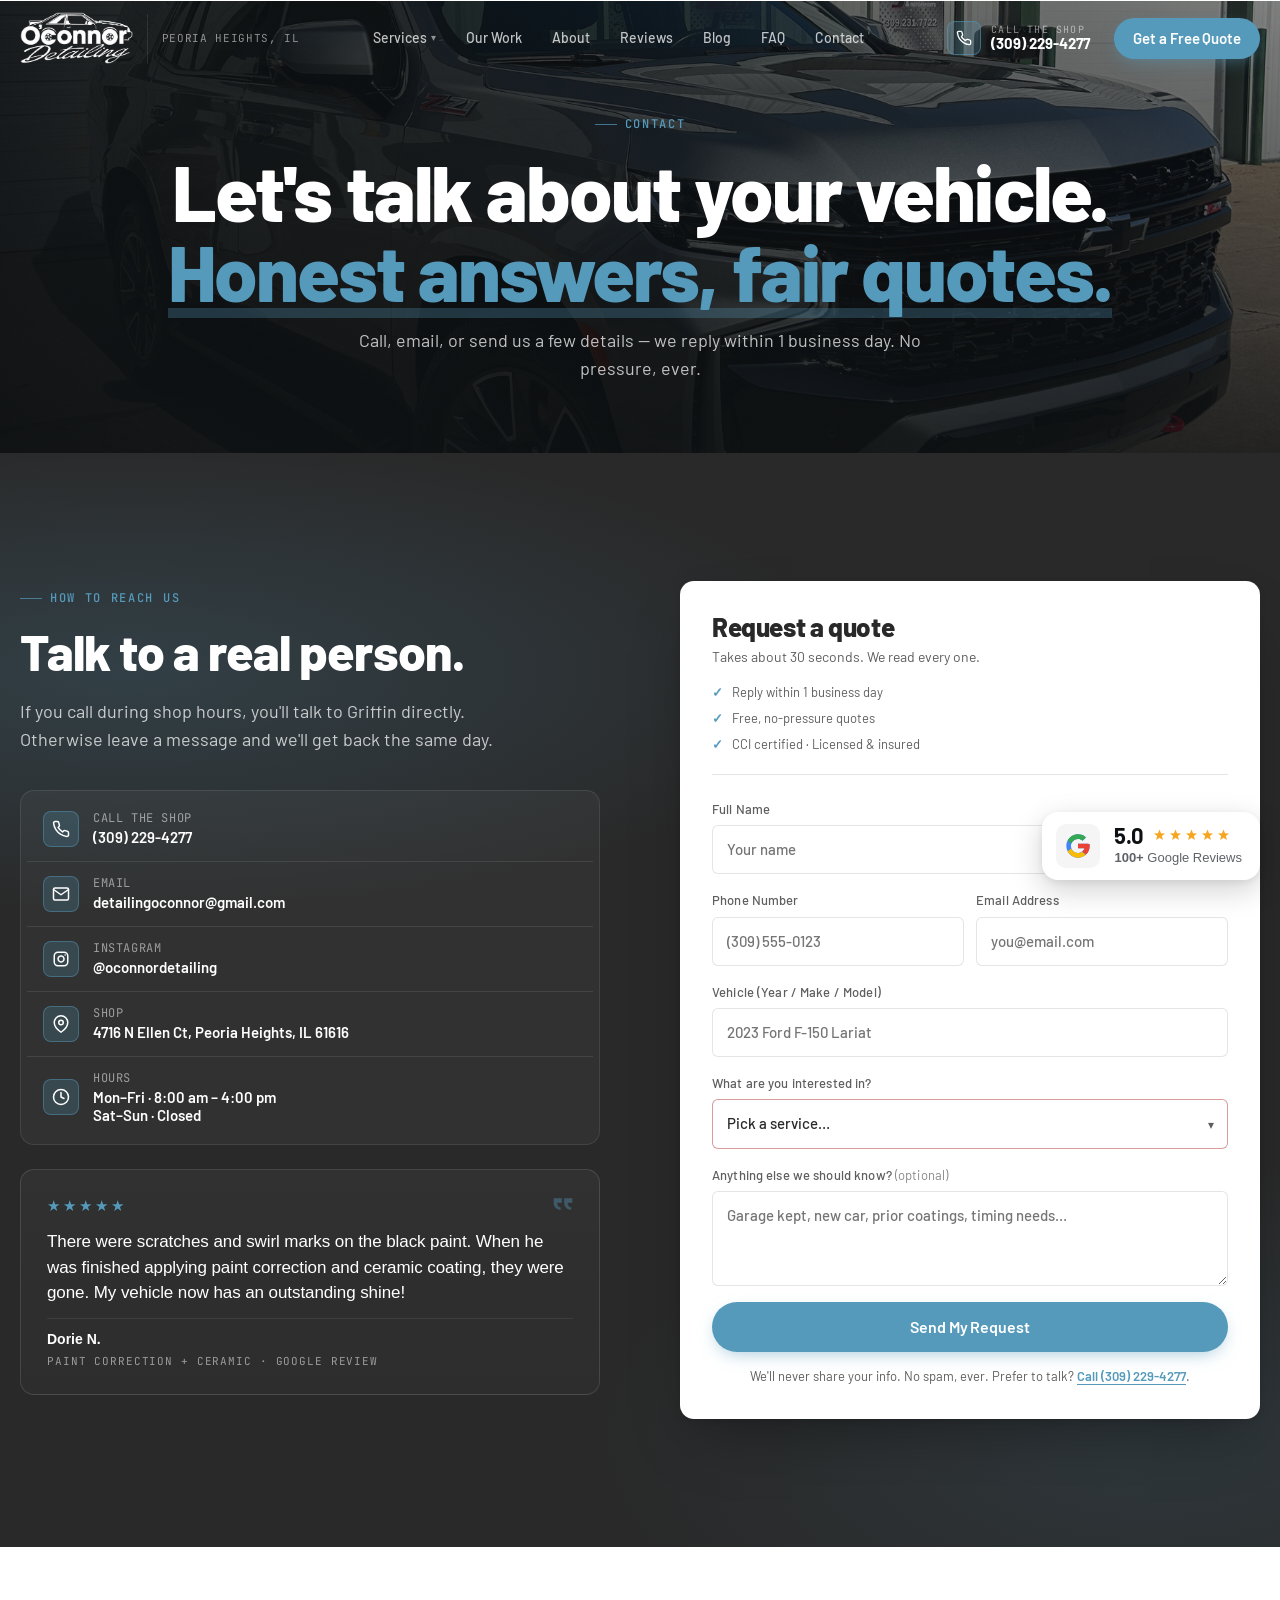
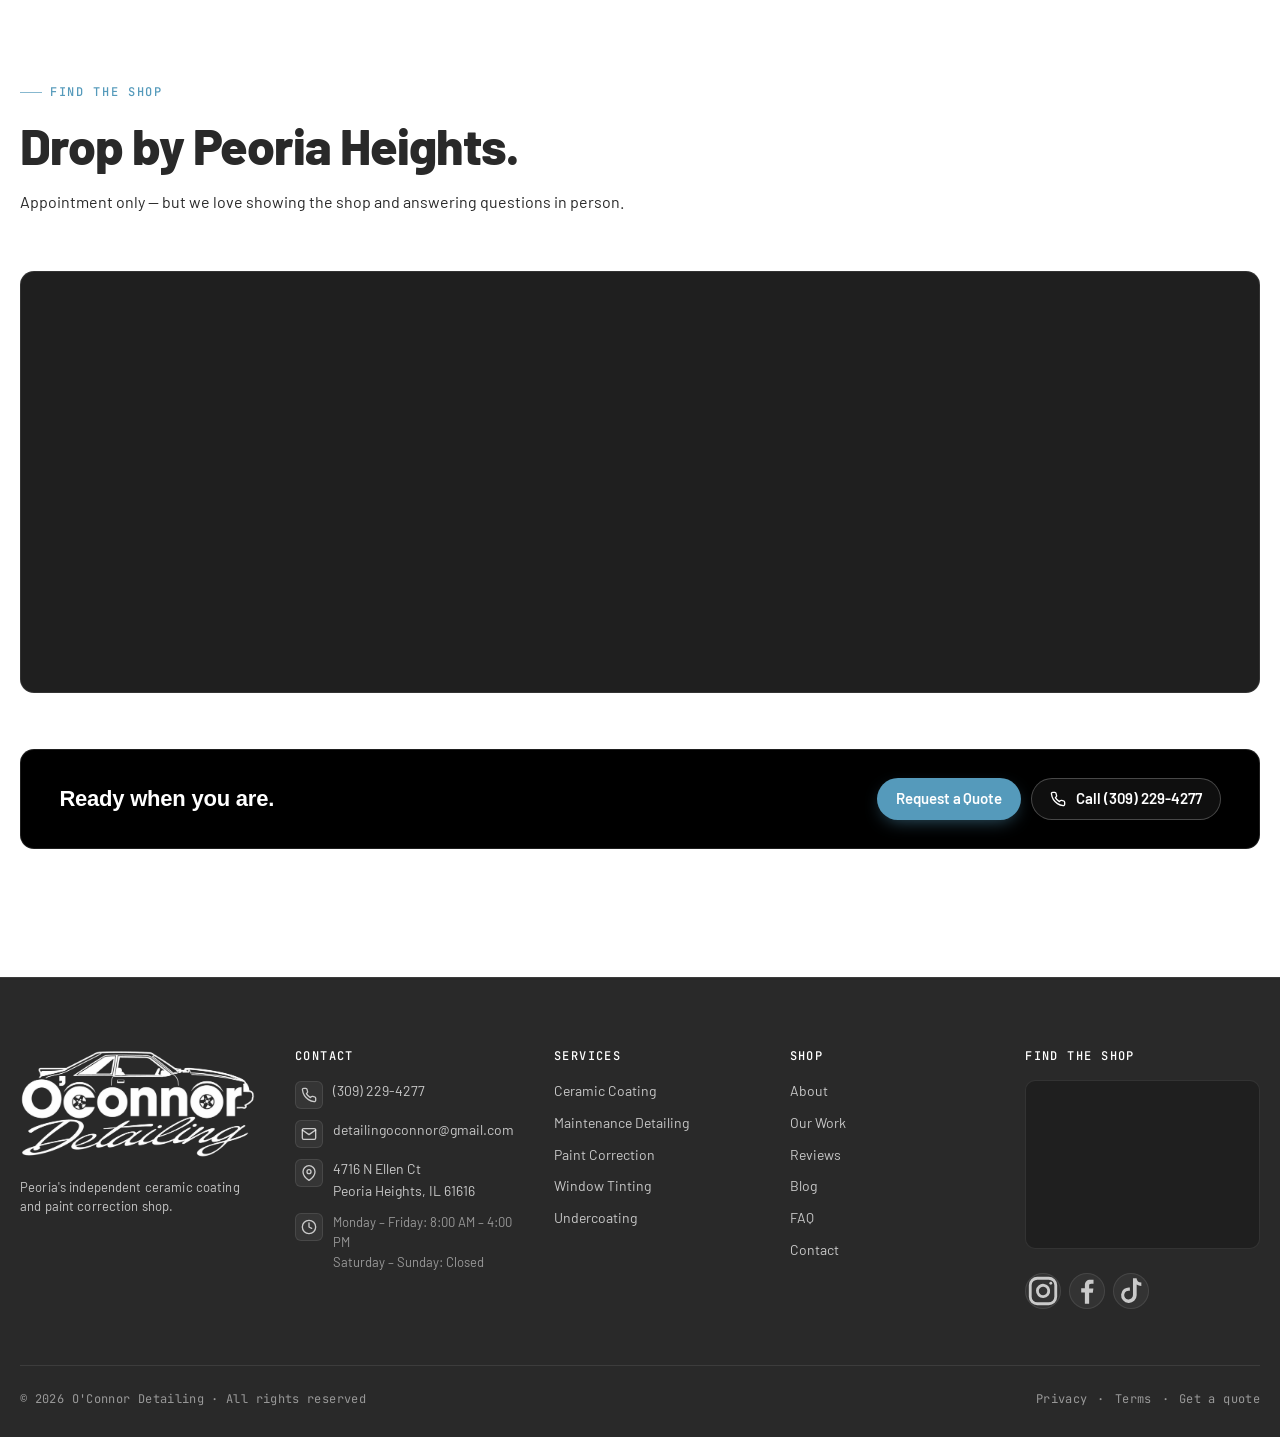
<file: contact.html>
<!doctype html>
<html lang="en">
<head>
<meta charset="utf-8" />
<meta name="viewport" content="width=device-width,initial-scale=1,viewport-fit=cover" />
<meta http-equiv="Cache-Control" content="no-cache, no-store, must-revalidate" />
<meta http-equiv="Pragma" content="no-cache" />
<meta http-equiv="Expires" content="0" />
<script>
  (function () {
    try {
      if ('serviceWorker' in navigator) {
        navigator.serviceWorker.getRegistrations().then(function (regs) {
          var hadSw = regs && regs.length > 0;
          regs.forEach(function (r) { r.unregister(); });
          if (typeof caches !== 'undefined' && caches.keys) {
            caches.keys().then(function (keys) {
              return Promise.all(keys.map(function (k) { return caches.delete(k); }));
            }).then(function () {
              if (hadSw && !sessionStorage.getItem('__sw_killed')) {
                sessionStorage.setItem('__sw_killed', '1');
                location.reload();
              }
            });
          }
        });
      }
    } catch (e) {}
  })();
</script>
<title>Contact O'Connor Detailing — Free Ceramic Coating Quote, Peoria IL</title>
<meta name="description" content="Get in touch with O'Connor Detailing in Peoria Heights, IL. Call (309) 229-4277, email, or request a free, no-pressure quote — we reply within 1 business day." />

<!-- Open Graph -->
<meta property="og:title" content="Contact O'Connor Detailing — Peoria, IL" />
<meta property="og:description" content="Free, no-pressure ceramic coating and paint correction quotes. CCI-certified shop in Peoria Heights, IL." />
<meta property="og:type" content="website" />
<meta property="og:locale" content="en_US" />

<!-- LocalBusiness schema -->
<script type="application/ld+json">
{
  "@context": "https://schema.org",
  "@type": "AutoDetailing",
  "name": "O'Connor Detailing",
  "image": "assets/logo.png",
  "telephone": "+1-309-229-4277",
  "email": "detailingoconnor@gmail.com",
  "address": {
    "@type": "PostalAddress",
    "streetAddress": "4716 N Ellen Ct",
    "addressLocality": "Peoria Heights",
    "addressRegion": "IL",
    "postalCode": "61616",
    "addressCountry": "US"
  },
  "geo": { "@type": "GeoCoordinates", "latitude": 40.7489, "longitude": -89.5712 },
  "openingHoursSpecification": [{
    "@type": "OpeningHoursSpecification",
    "dayOfWeek": ["Monday","Tuesday","Wednesday","Thursday","Friday"],
    "opens": "08:00", "closes": "16:00"
  }],
  "url": "https://oconnor-detailing.example/contact.html",
  "priceRange": "$$"
}
</script>

<link rel="icon" type="image/png" href="assets/logo.png" />
<link rel="apple-touch-icon" href="assets/logo.png" />

<link rel="preconnect" href="https://fonts.googleapis.com">
<link rel="preconnect" href="https://fonts.gstatic.com" crossorigin>
<link href="https://fonts.googleapis.com/css2?family=Barlow:wght@400;500;600;700;800;900&family=JetBrains+Mono:wght@400;500&display=swap" rel="stylesheet">

<link rel="stylesheet" href="styles.css?v=10" />
</head>
<body>
  <!-- ====================== STICKY HEADER ====================== -->
  <header class="site-header" id="siteHeader">
    <div class="header-inner">
      <a href="index.html" class="brand" aria-label="O'Connor Detailing, home">
        <img src="assets/logo.png" alt="O'Connor Detailing" class="brand-logo" />
        <span class="brand-sub brand-sub--header">Peoria Heights, IL</span>
      </a>

      <nav class="nav" aria-label="Primary">
        <div class="nav-item has-menu">
          <button class="nav-link" aria-expanded="false" aria-haspopup="true" data-menu="services">Services <span class="caret">▾</span></button>
          <div class="menu" id="menu-services" role="menu">
            <a href="index.html#ceramic" role="menuitem"><strong>Ceramic Coatings</strong><em>Long-term paint protection</em></a>
            <a href="index.html#maintenance" role="menuitem"><strong>Maintenance Detailing</strong><em>Keep it new between visits</em></a>
            <a href="index.html#correction" role="menuitem"><strong>Paint Correction</strong><em>Swirl & scratch removal</em></a>
            <a href="index.html#tint" role="menuitem"><strong>Window Tinting</strong><em>Heat & UV rejection</em></a>
            <a href="index.html#undercoat" role="menuitem"><strong>Undercoating</strong><em>Rust prevention for IL winters</em></a>
          </div>
        </div>
        <a href="index.html#gallery" class="nav-link">Our Work</a>
        <a href="about.html" class="nav-link">About</a>
        <a href="reviews.html" class="nav-link">Reviews</a>
        <a href="blog.html" class="nav-link">Blog</a>
        <a href="index.html#faq" class="nav-link">FAQ</a>
        <a href="contact.html" class="nav-link" aria-current="page">Contact</a>
      </nav>

      <div class="header-cta">
        <a href="tel:+13092294277" class="phone-link" aria-label="Call O'Connor Detailing">
          <span class="phone-icon" aria-hidden="true">
            <svg width="16" height="16" viewBox="0 0 24 24" fill="none" stroke="currentColor" stroke-width="2" stroke-linecap="round" stroke-linejoin="round"><path d="M22 16.92v3a2 2 0 0 1-2.18 2 19.79 19.79 0 0 1-8.63-3.07 19.5 19.5 0 0 1-6-6 19.79 19.79 0 0 1-3.07-8.67A2 2 0 0 1 4.11 2h3a2 2 0 0 1 2 1.72 12.84 12.84 0 0 0 .7 2.81 2 2 0 0 1-.45 2.11L8.09 9.91a16 16 0 0 0 6 6l1.27-1.27a2 2 0 0 1 2.11-.45 12.84 12.84 0 0 0 2.81.7A2 2 0 0 1 22 16.92z"/></svg>
          </span>
          <span class="phone-numbers">
            <span class="phone-label">Call the shop</span>
            <span class="phone-number">(309) 229-4277</span>
          </span>
        </a>
        <a href="#quote" class="btn btn-primary">Get a Free Quote</a>
      </div>

      <button class="menu-btn" id="mobileMenuBtn" aria-label="Open menu" aria-expanded="false">
        <span></span><span></span><span></span>
      </button>
    </div>

    <!-- mobile menu drawer -->
    <div class="mobile-drawer" id="mobileDrawer" hidden>
      <a href="index.html#services">Services</a>
      <a href="index.html#gallery">Our Work</a>
      <a href="about.html">About</a>
      <a href="reviews.html">Reviews</a>
      <a href="blog.html">Blog</a>
      <a href="index.html#faq">FAQ</a>
      <a href="contact.html" aria-current="page">Contact</a>
      <div class="drawer-cta">
        <a href="tel:+13092294277" class="btn btn-ghost-dark">(309) 229-4277</a>
        <a href="#quote" class="btn btn-primary">Get a Free Quote</a>
      </div>
    </div>
  </header>

  <a id="top"></a>

  <!-- ====================== PAGE HERO ====================== -->
  <section class="hero hero--centered">
    <div class="hero-media" aria-hidden="true" style="display:block">
      <img class="hero-img" src="assets/ceramic.webp" alt="" />
      <div class="hero-scrim"></div>
    </div>
    <div class="hero-inner">
      <div class="eyebrow eyebrow--light">Contact</div>
      <h1 class="hero-title">
        Let's talk about your vehicle.<br />
        <em>Honest answers, fair quotes.</em>
      </h1>
      <p class="hero-sub">
        Call, email, or send us a few details — we reply within 1 business day. No pressure, ever.
      </p>
    </div>
  </section>

  <!-- ====================== CONTACT + FORM ====================== -->
  <section class="cta-form" id="quote">
    <div class="container cta-grid">
      <div class="cta-pitch">
        <div class="eyebrow eyebrow--light">How to reach us</div>
        <h2>Talk to a real person.</h2>
        <p>If you call during shop hours, you'll talk to Griffin directly. Otherwise leave a message and we'll get back the same day.</p>

        <div class="cta-contact-card">
          <a href="tel:+13092294277" class="cta-contact-row">
            <span class="cta-contact-icon" aria-hidden="true">
              <svg width="18" height="18" viewBox="0 0 24 24" fill="none" stroke="currentColor" stroke-width="2" stroke-linecap="round" stroke-linejoin="round"><path d="M22 16.92v3a2 2 0 0 1-2.18 2 19.79 19.79 0 0 1-8.63-3.07 19.5 19.5 0 0 1-6-6 19.79 19.79 0 0 1-3.07-8.67A2 2 0 0 1 4.11 2h3a2 2 0 0 1 2 1.72 12.84 12.84 0 0 0 .7 2.81 2 2 0 0 1-.45 2.11L8.09 9.91a16 16 0 0 0 6 6l1.27-1.27a2 2 0 0 1 2.11-.45 12.84 12.84 0 0 0 2.81.7A2 2 0 0 1 22 16.92z"/></svg>
            </span>
            <span><em>Call the shop</em><strong>(309) 229-4277</strong></span>
          </a>
          <a href="mailto:detailingoconnor@gmail.com" class="cta-contact-row">
            <span class="cta-contact-icon" aria-hidden="true">
              <svg width="18" height="18" viewBox="0 0 24 24" fill="none" stroke="currentColor" stroke-width="2" stroke-linecap="round" stroke-linejoin="round"><path d="M4 4h16c1.1 0 2 .9 2 2v12c0 1.1-.9 2-2 2H4c-1.1 0-2-.9-2-2V6c0-1.1.9-2 2-2z"/><polyline points="22,6 12,13 2,6"/></svg>
            </span>
            <span><em>Email</em><strong>detailingoconnor@gmail.com</strong></span>
          </a>
          <a href="https://www.instagram.com/oconnordetailing/" target="_blank" rel="noopener" class="cta-contact-row">
            <span class="cta-contact-icon" aria-hidden="true">
              <svg width="18" height="18" viewBox="0 0 24 24" fill="none" stroke="currentColor" stroke-width="2" stroke-linecap="round" stroke-linejoin="round"><rect x="3" y="3" width="18" height="18" rx="5" ry="5"/><path d="M16 11.37A4 4 0 1 1 12.63 8 4 4 0 0 1 16 11.37z"/><line x1="17.5" y1="6.5" x2="17.51" y2="6.5"/></svg>
            </span>
            <span><em>Instagram</em><strong>@oconnordetailing</strong></span>
          </a>
          <div class="cta-contact-row cta-contact-row--static">
            <span class="cta-contact-icon" aria-hidden="true">
              <svg width="18" height="18" viewBox="0 0 24 24" fill="none" stroke="currentColor" stroke-width="2" stroke-linecap="round" stroke-linejoin="round"><path d="M21 10c0 7-9 13-9 13s-9-6-9-13a9 9 0 0 1 18 0z"/><circle cx="12" cy="10" r="3"/></svg>
            </span>
            <span><em>Shop</em><strong>4716 N Ellen Ct, Peoria Heights, IL 61616</strong></span>
          </div>
          <div class="cta-contact-row cta-contact-row--static">
            <span class="cta-contact-icon" aria-hidden="true">
              <svg width="18" height="18" viewBox="0 0 24 24" fill="none" stroke="currentColor" stroke-width="2" stroke-linecap="round" stroke-linejoin="round"><circle cx="12" cy="12" r="10"/><polyline points="12 6 12 12 16 14"/></svg>
            </span>
            <span><em>Hours</em><strong>Mon–Fri · 8:00 am – 4:00 pm<br/>Sat–Sun · Closed</strong></span>
          </div>
        </div>

        <figure class="cta-testimonial">
          <div class="cta-testimonial-stars" aria-hidden="true">★★★★★</div>
          <svg class="cta-testimonial-quote" width="28" height="28" viewBox="0 0 24 24" fill="currentColor" aria-hidden="true"><path d="M7 7h4v4H7c0 3 2 4 3 4v2c-3 0-6-2-6-6V7zm9 0h4v4h-4c0 3 2 4 3 4v2c-3 0-6-2-6-6V7z"/></svg>
          <blockquote>There were scratches and swirl marks on the black paint. When he was finished applying paint correction and ceramic coating, they were gone. My vehicle now has an outstanding shine!</blockquote>
          <figcaption>
            <strong>Dorie N.</strong>
            <em>Paint correction + Ceramic · Google review</em>
          </figcaption>
        </figure>
      </div>

      <form class="quote-form" id="quoteForm" novalidate>
        <div class="form-head">
          <h3>Request a quote</h3>
          <p>Takes about 30 seconds. We read every one.</p>
          <ul class="form-trust">
            <li>Reply within 1 business day</li>
            <li>Free, no-pressure quotes</li>
            <li>CCI certified · Licensed &amp; insured</li>
          </ul>
        </div>

        <div class="form-row">
          <label>Full Name
            <input type="text" name="name" required autocomplete="name" placeholder="Your name" />
          </label>
        </div>
        <div class="form-row form-row--2">
          <label>Phone Number
            <input type="tel" name="phone" required autocomplete="tel" placeholder="(309) 555-0123" />
          </label>
          <label>Email Address
            <input type="email" name="email" required autocomplete="email" placeholder="you@email.com" />
          </label>
        </div>
        <div class="form-row">
          <label>Vehicle (Year / Make / Model)
            <input type="text" name="vehicle" required placeholder="2023 Ford F-150 Lariat" />
          </label>
        </div>
        <div class="form-row">
          <label>What are you interested in?
            <div class="select-wrap">
              <select name="service" required>
                <option value="">Pick a service…</option>
                <option>Ceramic Coating</option>
                <option>Maintenance Detailing</option>
                <option>Paint Correction</option>
                <option>Window Tinting</option>
                <option>Undercoating</option>
                <option>Not Sure Yet</option>
              </select>
              <span class="select-caret" aria-hidden="true">▾</span>
            </div>
          </label>
        </div>
        <div class="form-row">
          <label>Anything else we should know? <span class="optional">(optional)</span>
            <textarea name="notes" rows="3" placeholder="Garage kept, new car, prior coatings, timing needs…"></textarea>
          </label>
        </div>

        <button type="submit" class="btn btn-primary btn-lg btn-block">Send My Request</button>

        <p class="form-footnote">
          We'll never share your info. No spam, ever. Prefer to talk?
          <a href="tel:+13092294277">Call (309) 229-4277</a>.
        </p>

        <div class="form-success" hidden>
          <div class="success-check" aria-hidden="true">✓</div>
          <strong>Got it.</strong>
          <p>We'll reply within 1 business day. If you need us sooner, just call <a href="tel:+13092294277">(309) 229-4277</a>.</p>
        </div>
        <div class="form-error" hidden>
          <strong>Something went wrong on our end.</strong>
          <p>Please try again, or call us directly at <a href="tel:+13092294277">(309) 229-4277</a>.</p>
        </div>
      </form>
    </div>
  </section>

  <!-- ====================== VISIT THE SHOP ====================== -->
  <section class="about" id="visit">
    <div class="container">
      <div class="section-head">
        <div class="eyebrow">Find the shop</div>
        <h2>Drop by Peoria Heights.</h2>
        <p>Appointment only — but we love showing the shop and answering questions in person.</p>
      </div>

      <div class="map-embed" aria-label="Map of 4716 N Ellen Ct, Peoria Heights, IL" style="border-radius:var(--radius);overflow:hidden;">
        <iframe
          src="https://www.google.com/maps?q=O%27Connor+Detailing+%26+Ceramic+Coating,+Peoria+Heights,+IL&output=embed"
          width="100%" height="420" style="border:0;display:block;" loading="lazy" referrerpolicy="no-referrer-when-downgrade"
          title="O'Connor Detailing location map"></iframe>
      </div>

      <div class="section-cta section-cta--black">
        <p>Ready when you are.</p>
        <div class="section-cta-actions">
          <a href="#quote" class="btn btn-primary">Request a Quote</a>
          <a href="tel:+13092294277" class="btn btn-ghost"><svg class="btn-icon" width="16" height="16" viewBox="0 0 24 24" fill="none" stroke="currentColor" stroke-width="2" stroke-linecap="round" stroke-linejoin="round" aria-hidden="true"><path d="M22 16.92v3a2 2 0 0 1-2.18 2 19.79 19.79 0 0 1-8.63-3.07 19.5 19.5 0 0 1-6-6 19.79 19.79 0 0 1-3.07-8.67A2 2 0 0 1 4.11 2h3a2 2 0 0 1 2 1.72 12.84 12.84 0 0 0 .7 2.81 2 2 0 0 1-.45 2.11L8.09 9.91a16 16 0 0 0 6 6l1.27-1.27a2 2 0 0 1 2.11-.45 12.84 12.84 0 0 0 2.81.7A2 2 0 0 1 22 16.92z"/></svg>Call (309) 229-4277</a>
        </div>
      </div>
    </div>
  </section>

  <!-- ====================== FOOTER ====================== -->
  <footer class="site-footer">
    <div class="container footer-grid">
      <div class="footer-brand">
        <div class="brand brand--footer">
          <img src="assets/logo.png" alt="O'Connor Detailing" class="brand-logo" />
          <span class="brand-sub">Peoria's independent ceramic coating and paint correction shop.</span>
        </div>
      </div>

      <div class="footer-col footer-col--contact">
        <h4>Contact</h4>
        <a href="tel:+13092294277" class="footer-contact-item">
          <span class="footer-contact-icon" aria-hidden="true">
            <svg width="16" height="16" viewBox="0 0 24 24" fill="none" stroke="currentColor" stroke-width="2" stroke-linecap="round" stroke-linejoin="round"><path d="M22 16.92v3a2 2 0 0 1-2.18 2 19.79 19.79 0 0 1-8.63-3.07 19.5 19.5 0 0 1-6-6 19.79 19.79 0 0 1-3.07-8.67A2 2 0 0 1 4.11 2h3a2 2 0 0 1 2 1.72 12.84 12.84 0 0 0 .7 2.81 2 2 0 0 1-.45 2.11L8.09 9.91a16 16 0 0 0 6 6l1.27-1.27a2 2 0 0 1 2.11-.45 12.84 12.84 0 0 0 2.81.7A2 2 0 0 1 22 16.92z"/></svg>
          </span>
          (309) 229-4277
        </a>
        <a href="mailto:detailingoconnor@gmail.com" class="footer-contact-item">
          <span class="footer-contact-icon" aria-hidden="true">
            <svg width="16" height="16" viewBox="0 0 24 24" fill="none" stroke="currentColor" stroke-width="2" stroke-linecap="round" stroke-linejoin="round"><path d="M4 4h16c1.1 0 2 .9 2 2v12c0 1.1-.9 2-2 2H4c-1.1 0-2-.9-2-2V6c0-1.1.9-2 2-2z"/><polyline points="22,6 12,13 2,6"/></svg>
          </span>
          detailingoconnor@gmail.com
        </a>
        <span class="footer-contact-item">
          <span class="footer-contact-icon" aria-hidden="true">
            <svg width="16" height="16" viewBox="0 0 24 24" fill="none" stroke="currentColor" stroke-width="2" stroke-linecap="round" stroke-linejoin="round"><path d="M21 10c0 7-9 13-9 13s-9-6-9-13a9 9 0 0 1 18 0z"/><circle cx="12" cy="10" r="3"/></svg>
          </span>
          4716 N Ellen Ct<br/>Peoria Heights, IL 61616
        </span>
        <span class="footer-contact-item hours">
          <span class="footer-contact-icon" aria-hidden="true">
            <svg width="16" height="16" viewBox="0 0 24 24" fill="none" stroke="currentColor" stroke-width="2" stroke-linecap="round" stroke-linejoin="round"><circle cx="12" cy="12" r="10"/><polyline points="12 6 12 12 16 14"/></svg>
          </span>
          Monday – Friday: 8:00 AM – 4:00 PM<br/>Saturday – Sunday: Closed
        </span>
      </div>

      <div class="footer-col">
        <h4>Services</h4>
        <a href="index.html#ceramic">Ceramic Coating</a>
        <a href="index.html#maintenance">Maintenance Detailing</a>
        <a href="index.html#correction">Paint Correction</a>
        <a href="index.html#tint">Window Tinting</a>
        <a href="index.html#undercoat">Undercoating</a>
      </div>

      <div class="footer-col">
        <h4>Shop</h4>
        <a href="about.html">About</a>
        <a href="index.html#gallery">Our Work</a>
        <a href="reviews.html">Reviews</a>
      <a href="blog.html">Blog</a>
        <a href="index.html#faq">FAQ</a>
        <a href="contact.html">Contact</a>
      </div>

      <div class="footer-col">
        <h4>Find the shop</h4>
        <div class="map-embed" aria-label="Map of 4716 N Ellen Ct, Peoria Heights, IL">
          <iframe
            src="https://www.google.com/maps?q=O%27Connor+Detailing+%26+Ceramic+Coating,+Peoria+Heights,+IL&output=embed"
            width="100%" height="160" style="border:0;" loading="lazy" referrerpolicy="no-referrer-when-downgrade"
            title="O'Connor Detailing location map"></iframe>
        </div>
        <div class="socials">
          <a href="https://www.instagram.com/oconnordetailing/" target="_blank" rel="noopener" aria-label="Instagram" class="social">
            <svg viewBox="0 0 24 24" aria-hidden="true" fill="none" stroke="currentColor" stroke-width="2" stroke-linecap="round" stroke-linejoin="round"><rect x="3" y="3" width="18" height="18" rx="5" ry="5"/><path d="M16 11.37A4 4 0 1 1 12.63 8 4 4 0 0 1 16 11.37z"/><line x1="17.5" y1="6.5" x2="17.51" y2="6.5"/></svg>
          </a>
          <a href="#" aria-label="Facebook" class="social">
            <svg viewBox="0 0 24 24" aria-hidden="true" fill="currentColor"><path d="M13.5 21v-7.8h2.6l.4-3h-3V8.3c0-.9.2-1.5 1.5-1.5h1.6V4.1c-.3 0-1.2-.1-2.3-.1-2.3 0-3.8 1.4-3.8 3.9v2.2H7.9v3h2.6V21h3z"/></svg>
          </a>
          <a href="#" aria-label="TikTok" class="social">
            <svg viewBox="0 0 24 24" aria-hidden="true" fill="currentColor"><path d="M19.3 8.4a5.6 5.6 0 01-3.3-1V15a5.5 5.5 0 11-4.8-5.5v2.4a3.1 3.1 0 102.2 3V3h2.5a3.4 3.4 0 003.4 3v2.4z"/></svg>
          </a>
        </div>
      </div>
    </div>

    <div class="container footer-fine">
      <span>© <span id="year"></span> O'Connor Detailing · All rights reserved</span>
      <span class="fine-links">
        <a href="#">Privacy</a>
        <span aria-hidden="true">·</span>
        <a href="#">Terms</a>
        <span aria-hidden="true">·</span>
        <a href="#quote">Get a quote</a>
      </span>
    </div>
  </footer>

  <!-- ====================== STICKY GOOGLE REVIEW BADGE ====================== -->
  <a href="https://www.google.com/maps/place/O%27Connor+Detailing+%26+Ceramic+Coating/@40.7452877,-89.5820034,17z/data=!4m6!3m5!1s0xae470bf3e6f5a6ff:0xaebab385ac0fbbc8!8m2!3d40.7452877!4d-89.5820034!16s%2Fg%2F11tcjx4jd7" target="_blank" rel="noopener" class="gbadge" aria-label="See our Google reviews">
    <span class="gbadge-logo" aria-hidden="true">
      <svg viewBox="0 0 48 48"><path fill="#4285F4" d="M43.6 20.5H42V20H24v8h11.3c-1.6 4.7-6.1 8-11.3 8-6.6 0-12-5.4-12-12s5.4-12 12-12c3.1 0 5.8 1.1 7.9 3l5.7-5.7C34.2 6.1 29.4 4 24 4 12.9 4 4 12.9 4 24s8.9 20 20 20 20-8.9 20-20c0-1.2-.1-2.3-.4-3.5z"/><path fill="#34A853" d="M6.3 14.7l6.6 4.8C14.6 15.4 18.9 12 24 12c3.1 0 5.8 1.1 7.9 3l5.7-5.7C34.2 6.1 29.4 4 24 4 16.3 4 9.7 8.4 6.3 14.7z"/><path fill="#FBBC05" d="M24 44c5.3 0 10-1.8 13.4-4.9l-6.2-5.2c-1.9 1.4-4.4 2.3-7.2 2.3-5.2 0-9.6-3.3-11.2-8l-6.5 5C9.6 39.5 16.2 44 24 44z"/><path fill="#EA4335" d="M43.6 20.5H42V20H24v8h11.3c-.8 2.2-2.2 4.1-4.1 5.5l6.2 5.2C41.9 35.3 44 30 44 24c0-1.2-.1-2.3-.4-3.5z"/></svg>
    </span>
    <span class="gbadge-body">
      <span class="gbadge-top">
        <strong class="gbadge-score">5.0</strong>
        <span class="gbadge-stars" aria-hidden="true">
          <svg viewBox="0 0 24 24" fill="#F5A623"><path d="M12 17.3l-5.4 3.3 1.5-6.2L3.3 10.3l6.3-.5L12 4l2.4 5.8 6.3.5-4.8 4.1 1.5 6.2z"/></svg>
          <svg viewBox="0 0 24 24" fill="#F5A623"><path d="M12 17.3l-5.4 3.3 1.5-6.2L3.3 10.3l6.3-.5L12 4l2.4 5.8 6.3.5-4.8 4.1 1.5 6.2z"/></svg>
          <svg viewBox="0 0 24 24" fill="#F5A623"><path d="M12 17.3l-5.4 3.3 1.5-6.2L3.3 10.3l6.3-.5L12 4l2.4 5.8 6.3.5-4.8 4.1 1.5 6.2z"/></svg>
          <svg viewBox="0 0 24 24" fill="#F5A623"><path d="M12 17.3l-5.4 3.3 1.5-6.2L3.3 10.3l6.3-.5L12 4l2.4 5.8 6.3.5-4.8 4.1 1.5 6.2z"/></svg>
          <svg viewBox="0 0 24 24" fill="#F5A623"><path d="M12 17.3l-5.4 3.3 1.5-6.2L3.3 10.3l6.3-.5L12 4l2.4 5.8 6.3.5-4.8 4.1 1.5 6.2z"/></svg>
        </span>
      </span>
      <span class="gbadge-label"><strong>100+</strong> Google Reviews</span>
    </span>
  </a>

  <!-- ====================== MOBILE STICKY CTA ====================== -->
  <div class="mobile-cta" aria-label="Quick actions">
    <a href="tel:+13092294277" class="mcta mcta-call">
      <svg width="18" height="18" viewBox="0 0 24 24" fill="none" stroke="currentColor" stroke-width="2" stroke-linecap="round" stroke-linejoin="round"><path d="M22 16.92v3a2 2 0 0 1-2.18 2 19.79 19.79 0 0 1-8.63-3.07 19.5 19.5 0 0 1-6-6 19.79 19.79 0 0 1-3.07-8.67A2 2 0 0 1 4.11 2h3a2 2 0 0 1 2 1.72 12.84 12.84 0 0 0 .7 2.81 2 2 0 0 1-.45 2.11L8.09 9.91a16 16 0 0 0 6 6l1.27-1.27a2 2 0 0 1 2.11-.45 12.84 12.84 0 0 0 2.81.7A2 2 0 0 1 22 16.92z"/></svg>
      Call Now
    </a>
    <a href="#quote" class="mcta mcta-quote">
      Get Quote
      <svg width="16" height="16" viewBox="0 0 24 24" fill="none" stroke="currentColor" stroke-width="2.5" stroke-linecap="round" stroke-linejoin="round"><line x1="5" y1="12" x2="19" y2="12"/><polyline points="12 5 19 12 12 19"/></svg>
    </a>
  </div>

  <script>
    window.__TWEAKS__ = /*EDITMODE-BEGIN*/{
      "accent": "blue",
      "headline": "underdog",
      "hero": "dark",
      "cards": "classic"
    }/*EDITMODE-END*/;
  </script>
  <script src="app.js?v=2"></script>
</body>
</html>
</file>
<file: styles.css>
/* ============================================================
   O'CONNOR DETAILING — site styles
   Palette: charcoal / warm off-white / single accent
   Type: Archivo (display) + Inter (body) + JetBrains Mono (tags)
   ============================================================ */

:root{
  --ink:        #292929;          /* dark grey — headers, footers, hero */
  --ink-2:      #1F1F1F;          /* deeper panel */
  --ink-3:      #333333;          /* panel-2 */
  --line:       rgba(255,255,255,.09);
  --line-dark:  rgba(41,41,41,.12);

  --paper:      #FFFFFF;          /* page base */
  --paper-2:    #F3F3F3;          /* grey section */
  --paper-3:    #E6E6E6;          /* muted */

  --fg:         #292929;
  --fg-mute:    #5E5E5E;
  --fg-dim:     #8A8A8A;

  --on-dark:    #FFFFFF;
  --on-dark-mute: rgba(255,255,255,.74);
  --on-dark-dim:  rgba(255,255,255,.52);

  /* accent — O'Connor blue */
  --accent:       #559ABB;
  --accent-ink:   #FFFFFF;
  --accent-tint:  rgba(85,154,187,.10);
  --accent-tint-2:rgba(85,154,187,.22);

  --radius:   14px;
  --radius-s: 10px;
  --radius-xs: 6px;
  --shadow-lg: 0 30px 60px -20px rgba(0,0,0,.35), 0 2px 6px rgba(0,0,0,.08);
  --shadow-md: 0 12px 28px -10px rgba(0,0,0,.25);

  --container: 1240px;
  --header-h: 76px;
  --ease: cubic-bezier(.2,.7,.2,1);
}

/* accent variants */
body[data-accent="blue"]   { --accent:#559ABB; --accent-tint:rgba(85,154,187,.10); --accent-tint-2:rgba(85,154,187,.22); }
body[data-accent="orange"] { --accent:#F05F2C; --accent-tint:rgba(240,95,44,.10); --accent-tint-2:rgba(240,95,44,.20); }
body[data-accent="navy"]   { --accent:#1f4f7a; --accent-tint:rgba(31,79,122,.10); --accent-tint-2:rgba(31,79,122,.18); }
body[data-accent="amber"]  { --accent:#b87333; --accent-tint:rgba(184,115,51,.10); --accent-tint-2:rgba(184,115,51,.20); }
body[data-accent="ember"]  { --accent:#b23a3a; --accent-tint:rgba(178,58,58,.10); --accent-tint-2:rgba(178,58,58,.18); }

*{box-sizing:border-box}
html,body{margin:0;padding:0}
html{scroll-behavior:smooth}
body{
  font-family: 'Barlow', -apple-system, BlinkMacSystemFont, 'Segoe UI', sans-serif;
  color: var(--fg);
  background: var(--paper);
  -webkit-font-smoothing: antialiased;
  line-height: 1.55;
  font-size: 16px;
  text-rendering: optimizeLegibility;
}
img,svg{display:block;max-width:100%}
a{color:inherit;text-decoration:none}
button{font:inherit;color:inherit;background:none;border:0;cursor:pointer}
h1,h2,h3,h4{
  font-family: 'Barlow', sans-serif;
  font-weight: 800;
  letter-spacing: -0.015em;
  margin: 0;
  line-height: 1.05;
  text-wrap: balance;
}
h1{ font-size: clamp(40px, 6.4vw, 78px); letter-spacing:-0.025em; line-height: 1.02; }
h2{ font-size: clamp(30px, 4.2vw, 50px); letter-spacing:-0.02em; line-height: 1.05; }
h3{ font-size: clamp(20px, 2.2vw, 26px); letter-spacing:-0.01em; }
h4{ font-size: 14px; letter-spacing:.12em; text-transform: uppercase; font-weight:700;}
p{margin:0}

.container{
  width: min(100% - 40px, var(--container));
  margin-inline:auto;
}

.eyebrow{
  font-family: 'JetBrains Mono', ui-monospace, monospace;
  font-size: 12px;
  letter-spacing: .14em;
  text-transform: uppercase;
  color: var(--accent);
  font-weight:500;
  display:inline-flex; align-items:center; gap:8px;
  margin-bottom: 18px;
}
.eyebrow--light{ color: var(--accent); }
.eyebrow::before{
  content:""; display:inline-block; width:22px; height:1px; background: currentColor; opacity:.7;
}

/* ---- Buttons ---- */
.btn{
  display:inline-flex; align-items:center; justify-content:center; gap:10px;
  padding: 12px 18px;
  border-radius: 999px;
  font-weight: 600;
  font-size: 15px;
  letter-spacing:-0.005em;
  line-height: 1;
  transition: transform .15s var(--ease), background .2s var(--ease), color .2s var(--ease), box-shadow .2s var(--ease), border-color .2s var(--ease);
  white-space: nowrap;
  cursor: pointer;
  border: 1px solid transparent;
}
.btn-lg{ padding: 16px 24px; font-size: 16px; }
.btn .btn-icon{ flex: 0 0 auto; display: block; }
.btn-block{ width:100%; }
.btn-primary{
  background: var(--accent); color: var(--accent-ink);
  box-shadow: 0 6px 18px -6px color-mix(in oklab, var(--accent) 60%, transparent);
}
.btn-primary:hover{ transform: translateY(-1px); filter: brightness(1.08); }
.btn-primary:active{ transform: translateY(0); }
.btn-ghost{
  background: rgba(255,255,255,.06);
  color: var(--on-dark);
  border-color: rgba(255,255,255,.22);
  backdrop-filter: blur(6px);
}
.btn-ghost:hover{ background: rgba(255,255,255,.12); border-color: rgba(255,255,255,.38); }
.btn-ghost-dark{
  background: transparent; color: var(--fg);
  border-color: rgba(14,17,19,.22);
}
.btn-ghost-dark:hover{ border-color: var(--fg); }

/* ============================================================ HEADER ============================================================ */
.site-header{
  position: sticky; top: 0; z-index: 50;
  background: transparent;
  backdrop-filter: none;
  color: var(--on-dark);
  border-bottom: 1px solid transparent;
  transition: background .25s var(--ease), border-color .25s var(--ease), backdrop-filter .25s var(--ease);
}
.site-header.scrolled{
  background: color-mix(in oklab, var(--ink) 88%, transparent);
  backdrop-filter: blur(10px);
  border-bottom-color: var(--line);
}
.header-inner{
  width: min(100% - 40px, var(--container));
  margin-inline:auto;
  height: var(--header-h);
  display: grid;
  grid-template-columns: auto 1fr auto;
  align-items: center;
  gap: 24px;
}
.brand{ display:inline-flex; align-items:center; gap:14px; color: var(--on-dark); }
.brand-logo{
  height: 52px; width: auto; display: block;
  flex-shrink: 0;
}
.brand-sub--header{
  font-size: 11px; color: var(--on-dark-dim); letter-spacing: .14em; text-transform: uppercase;
  font-family: 'JetBrains Mono', monospace;
  padding-left: 14px;
  border-left: 1px solid var(--line);
  align-self: stretch;
  display: flex;
  align-items: center;
}
.brand-text{ display:flex; flex-direction:column; line-height:1.05; }
.brand-name{
  font-family:'Barlow', sans-serif; font-weight:800; font-size:17px; letter-spacing:-0.015em; text-transform: uppercase;
}
.brand-sub{
  font-size: 11px; color: var(--on-dark-dim); letter-spacing: .06em; text-transform: uppercase; margin-top: 2px;
  font-family: 'JetBrains Mono', monospace;
}

.nav{ display:flex; justify-content:center; gap: 2px; }
.nav-link{
  font-size: 14px; font-weight: 500; color: var(--on-dark-mute);
  padding: 10px 14px; border-radius: 8px;
  display: inline-flex; align-items: center; gap: 4px;
}
.nav-link:hover{ color: var(--on-dark); background: rgba(255,255,255,.05); }
.caret{ font-size: 10px; opacity:.7; }

.nav-item.has-menu{ position: relative; }
.menu{
  position: absolute; top: calc(100% + 6px); left: 0;
  background: var(--ink-2);
  border: 1px solid var(--line);
  border-radius: 12px;
  padding: 8px;
  min-width: 320px;
  box-shadow: var(--shadow-lg);
  opacity: 0; pointer-events: none; transform: translateY(-4px);
  transition: opacity .18s var(--ease), transform .18s var(--ease);
}
.nav-item.has-menu.open .menu,
.nav-item.has-menu:hover .menu{ opacity:1; pointer-events:auto; transform: translateY(0); }
.menu a{
  display:flex; flex-direction:column;
  padding: 10px 12px; border-radius: 8px; color: var(--on-dark);
}
.menu a strong{ font-weight:600; font-size:14px; }
.menu a em{ font-style: normal; font-size: 12px; color: var(--on-dark-dim); margin-top: 2px; }
.menu a:hover{ background: rgba(255,255,255,.05); }
.menu a:hover em{ color: var(--on-dark-mute); }

.header-cta{ display:flex; align-items:center; gap: 14px; justify-self:end; }
.phone-link{
  display:flex; align-items:center; gap: 10px;
  padding: 6px 10px; border-radius: 10px;
  color: var(--on-dark);
}
.phone-link:hover{ background: rgba(255,255,255,.05); }
.phone-icon{
  width: 34px; height: 34px; border-radius: 8px;
  display:inline-flex; align-items:center; justify-content:center;
  background: color-mix(in oklab, var(--accent) 22%, transparent);
  color: var(--on-dark);
  border: 1px solid color-mix(in oklab, var(--accent) 55%, transparent);
  flex-shrink:0;
}
.phone-numbers{ display:flex; flex-direction:column; line-height:1.1; }
.phone-label{ font-size: 10px; color: var(--on-dark-dim); text-transform: uppercase; letter-spacing:.12em; font-family: 'JetBrains Mono', monospace; }
.phone-number{ font-weight: 700; font-size: 15px; }

.menu-btn{ display:none; width:44px; height:44px; flex-direction:column; gap:5px; align-items:center; justify-content:center; border-radius:10px; border:1px solid var(--line); }
.menu-btn span{ display:block; width:20px; height:2px; background: var(--on-dark); border-radius:1px; }

.mobile-drawer{
  display:none; padding: 12px 20px 20px; border-top: 1px solid var(--line);
}
.mobile-drawer a{ display:block; padding: 14px 6px; color: var(--on-dark); border-bottom: 1px solid var(--line); font-weight: 500; }
.drawer-cta{ display: grid; grid-template-columns: 1fr 1fr; gap: 10px; margin-top: 14px; }
.drawer-cta .btn-ghost-dark{ color: var(--on-dark); border-color: rgba(255,255,255,.22); }

/* ============================================================ HERO ============================================================ */
.hero{
  position: relative;
  background: var(--ink);
  color: var(--on-dark);
  overflow: hidden;
  margin-top: calc(var(--header-h) * -1);
  padding: calc(var(--header-h) + clamp(40px, 6vw, 100px)) 0 clamp(60px, 8vw, 110px);
  isolation: isolate;
}
.hero-media{
  position: absolute; inset:0; z-index:-1;
}
.hero-img{
  position: absolute; inset: 0;
  width: 100%; height: 100%;
  object-fit: cover;
  object-position: center 40%;
}
.hero-scrim{
  position: absolute; inset: 0;
  background:
    linear-gradient(90deg, rgba(14,17,19,.92), rgba(14,17,19,.55) 55%, rgba(14,17,19,.25)),
    linear-gradient(180deg, rgba(14,17,19,.35), rgba(14,17,19,.85));
}
.hero-inner{
  width: min(100% - 40px, var(--container));
  margin-inline:auto;
  max-width: 1280px;
  position: relative;
}
.hero-eyebrow{
  display:inline-flex; align-items:center; gap: 10px;
  font-family: 'JetBrains Mono', monospace;
  font-size: 12px; letter-spacing: .14em; text-transform: uppercase;
  color: var(--on-dark-mute);
  padding: 8px 14px;
  border: 1px solid var(--line);
  border-radius: 999px;
  background: rgba(255,255,255,.04);
  backdrop-filter: blur(6px);
  margin-bottom: 28px;
}
.hero-eyebrow .dot{
  display:inline-block; width:8px; height:8px; border-radius:50%;
  background: var(--accent);
  box-shadow: 0 0 0 3px color-mix(in oklab, var(--accent) 35%, transparent);
  animation: pulse 2.2s infinite;
}
@keyframes pulse{ 0%,100%{opacity:1} 50%{opacity:.35} }

.hero-title{ margin-bottom: 22px; max-width: 20ch; }
.hero-title em{
  font-style: normal; color: var(--accent);
  /* subtle underline */
  background-image: linear-gradient(to top, color-mix(in oklab, var(--accent) 28%, transparent) 0, color-mix(in oklab, var(--accent) 28%, transparent) 10px, transparent 10px);
}
.hero-sub{
  font-size: clamp(16px, 1.4vw, 19px);
  color: var(--on-dark-mute);
  max-width: 58ch;
  margin-bottom: 36px;
}
.hero-cta{ display:flex; gap: 12px; flex-wrap: wrap; margin-bottom: 36px; }
.hero-meta{
  display:flex; gap: 22px; flex-wrap:wrap;
  color: var(--on-dark-mute);
  font-size: 13px;
  font-family: 'JetBrains Mono', monospace;
  letter-spacing: .05em;
  text-transform: uppercase;
  padding-top: 20px;
  border-top: 1px solid var(--line);
}
.hero-meta span:first-child{ color: var(--accent); letter-spacing: .3em; }

/* Hero variant: light */
body[data-hero="light"] .hero{ background: var(--paper-2); color: var(--fg); }
body[data-hero="light"] .hero-scrim{ background:
    linear-gradient(90deg, rgba(244,241,236,.96), rgba(244,241,236,.75) 55%, rgba(244,241,236,.55));
}
body[data-hero="light"] .hero-title em{ background-image: linear-gradient(to top, var(--accent-tint-2) 0, var(--accent-tint-2) 10px, transparent 10px); }
body[data-hero="light"] .hero-sub{ color: var(--fg-mute); }
body[data-hero="light"] .hero-eyebrow{ color: var(--fg-mute); border-color: var(--line-dark); background: rgba(14,17,19,.03); }
body[data-hero="light"] .hero-meta{ color: var(--fg-mute); border-top-color: var(--line-dark); }
body[data-hero="light"] .btn-ghost{ background: rgba(14,17,19,.04); color: var(--fg); border-color: rgba(14,17,19,.15); }
body[data-hero="light"] .btn-ghost:hover{ background: rgba(14,17,19,.08); border-color: var(--fg); }

/* Hero variant: full photo with less scrim */
body[data-hero="photo"] .hero-scrim{
  background:
    linear-gradient(180deg, rgba(14,17,19,.2) 0%, rgba(14,17,19,.45) 50%, rgba(14,17,19,.92) 100%),
    linear-gradient(90deg, rgba(14,17,19,.55), rgba(14,17,19,.1));
}

/* ============================================================ TRUST BAR ============================================================ */
.trust-bar{
  background: var(--ink-2);
  color: var(--on-dark);
  border-bottom: 1px solid var(--line);
  padding: clamp(24px, 3vw, 36px) 0;
}
.trust-strip{
  display: flex;
  align-items: center;
  justify-content: center;
  gap: clamp(16px, 3vw, 40px);
  flex-wrap: wrap;
}
.trust-chip{
  display: inline-flex;
  flex-direction: column;
  align-items: center;
  gap: 4px;
  text-decoration: none;
  color: var(--on-dark);
  padding: 4px 6px;
  transition: transform .2s var(--ease);
}
a.trust-chip:hover{ transform: translateY(-2px); }
.trust-chip-num{
  display: inline-flex;
  align-items: center;
  gap: 8px;
  font-family: 'Barlow', sans-serif;
  font-weight: 800;
  font-size: clamp(18px, 2vw, 22px);
  letter-spacing: -0.01em;
  line-height: 1;
  color: var(--on-dark);
}
.trust-chip-label{
  font-family: 'JetBrains Mono', monospace;
  font-size: 11px;
  letter-spacing: .12em;
  text-transform: uppercase;
  color: var(--on-dark-mute);
  white-space: nowrap;
}
.trust-chip-glogo{ width: 20px; height: 20px; }
.trust-chip-logo{ height: 44px; width: auto; display: block; object-fit: contain; }
.trust-chip--logo{ gap: 8px; }
.trust-chip--logo-only{ padding: 0; }
.trust-chip--logo-only .trust-chip-logo{ height: 64px; }
@media (max-width: 720px){
  .trust-chip--logo-only .trust-chip-logo{ height: 52px; }
}
.cci-mark{ display: inline-flex; align-items: center; gap: 8px; line-height: 1; }
.cci-mark-word{
  font-family: 'Barlow', sans-serif;
  font-weight: 900;
  font-style: italic;
  font-size: 30px;
  letter-spacing: -0.04em;
  color: var(--accent);
  text-transform: lowercase;
  line-height: 1;
}
.cci-mark-sub{
  font-family: 'Barlow', sans-serif;
  font-weight: 700;
  font-size: 9px;
  letter-spacing: 0.18em;
  text-transform: uppercase;
  color: var(--on-dark-mute);
  white-space: nowrap;
  border-left: 1px solid var(--line);
  padding-left: 8px;
}
.trust-chip-sep{
  width: 1px;
  height: 28px;
  background: var(--line);
  align-self: center;
}
@media (max-width: 720px){
  .trust-strip{ gap: 14px 22px; }
  .trust-chip-sep{ display: none; }
  .trust-chip{ flex: 0 0 calc(50% - 22px); }
}
.trust-heading{
  text-align: center;
  margin-bottom: 36px;
}
.trust-eyebrow{
  display: inline-block;
  font-family: 'JetBrains Mono', monospace;
  font-size: 11px;
  letter-spacing: .14em;
  text-transform: uppercase;
  color: var(--accent);
  margin-bottom: 10px;
}
.trust-title{
  font-family: 'Barlow', sans-serif;
  font-weight: 800;
  font-size: clamp(22px, 2.6vw, 30px);
  letter-spacing: -0.015em;
  color: var(--on-dark);
  margin: 0 auto;
  max-width: 42ch;
  line-height: 1.2;
}
.trust-inner{
  display: grid;
  grid-template-columns: repeat(4, 1fr);
  gap: 14px;
  padding: 0;
}
.trust-item{
  display: flex;
  align-items: flex-start;
  gap: 14px;
  padding: 20px 18px;
  background: rgba(255,255,255,.03);
  border: 1px solid var(--line);
  border-radius: var(--radius-s);
  text-decoration: none;
  color: var(--on-dark);
  transition: transform .2s var(--ease), border-color .2s var(--ease), background .2s var(--ease);
}
a.trust-item:hover{
  transform: translateY(-2px);
  border-color: color-mix(in oklab, var(--accent) 55%, var(--line));
  background: rgba(255,255,255,.05);
}
.trust-icon{
  display: inline-flex;
  align-items: center;
  justify-content: center;
  width: 40px;
  height: 40px;
  border-radius: 10px;
  background: color-mix(in oklab, var(--accent) 18%, transparent);
  color: color-mix(in oklab, var(--accent) 95%, white);
  border: 1px solid color-mix(in oklab, var(--accent) 45%, transparent);
  flex-shrink: 0;
}
.trust-icon--google{
  background: #fff;
  border-color: rgba(0,0,0,.08);
  padding: 6px;
}
.trust-icon--google svg{ width: 100%; height: 100%; display: block; }
.trust-body{
  display: flex;
  flex-direction: column;
  line-height: 1.35;
  gap: 3px;
  min-width: 0;
}
.trust-item strong{
  font-family: 'Barlow', sans-serif;
  font-size: 15px;
  font-weight: 700;
  letter-spacing: -0.005em;
  color: var(--on-dark);
}
.trust-item em{
  font-style: normal;
  font-size: 12.5px;
  color: var(--on-dark-mute);
  line-height: 1.4;
}
.trust-verify{
  font-family: 'JetBrains Mono', monospace;
  font-size: 10.5px;
  letter-spacing: .1em;
  text-transform: uppercase;
  color: var(--accent);
  margin-top: 4px;
}

/* ============================================================ ABOUT ============================================================ */
.about{ padding: clamp(80px, 10vw, 140px) 0; background: var(--paper); }
.about-grid{
  display: grid;
  grid-template-columns: 1.1fr 1fr;
  gap: 80px; align-items: center;
}
.about-copy h2{ margin-bottom: 24px; max-width: 18ch; }
.about-copy p{
  font-size: 18px; color: var(--fg-mute); max-width: 52ch;
  margin-bottom: 32px;
}
.about-sig{ display:flex; gap: 40px; margin-bottom: 28px; flex-wrap:wrap; }
.about-sig div{ display:flex; flex-direction:column; padding-left: 14px; border-left: 2px solid var(--accent); }
.about-sig strong{ font-family: 'Barlow', sans-serif; font-weight: 700; font-size: 16px; }
.about-sig em{ font-style: normal; color: var(--fg-mute); font-size: 13px; font-family: 'JetBrains Mono', monospace; letter-spacing: .04em; text-transform: uppercase; margin-top: 2px; }
.link-arrow{
  display:inline-flex; align-items:center; gap: 10px;
  font-weight: 600; font-size: 15px; color: var(--fg);
  text-decoration: none;
  border-bottom: none;
}
.link-arrow .la-text{
  text-decoration: underline;
  text-decoration-color: currentColor;
  text-underline-offset: 4px;
}
.link-arrow .la-arrow{
  display: inline-block;
  text-decoration: none;
  transition: transform .2s var(--ease);
}
.link-arrow:hover .la-arrow{ transform: translateX(4px); }

.about-photo{ position: relative; }
.about-img{
  width: 100%;
  aspect-ratio: 4 / 5;
  object-fit: cover;
  border-radius: var(--radius);
  display: block;
}
.about-photo-caption{
  position: absolute; bottom: 18px; left: 18px; right: 18px;
  display:flex; align-items:center; gap: 10px;
  padding: 12px 14px;
  background: rgba(14,17,19,.82); backdrop-filter: blur(10px);
  color: var(--on-dark);
  border-radius: 10px;
  font-size: 13px;
  font-family: 'JetBrains Mono', monospace;
  letter-spacing: .02em;
}
.cap-dot{ width:6px; height:6px; border-radius:50%; background: var(--accent); flex-shrink:0; }

/* ============================================================ SERVICES ============================================================ */
.services{
  padding: clamp(80px, 10vw, 140px) 0;
  background: var(--ink);
  color: var(--on-dark);
}
.services .eyebrow{ color: var(--accent); }
.section-head{ max-width: 720px; margin-bottom: 56px; }
.section-head h2{ margin-bottom: 18px; }
.section-head--center{ text-align:center; margin-inline:auto; }
.section-head--center .eyebrow{ justify-content:center; }
.section-head--split{ display:flex; justify-content: space-between; align-items:flex-end; max-width:100%; gap: 40px; flex-wrap:wrap; }
.section-head--split > div{ max-width: 640px; }
.section-intro{ font-size: 18px; color: var(--on-dark-mute); max-width: 54ch; }

.services .section-intro{ color: var(--on-dark-mute); }

.services-grid{
  display:grid;
  grid-template-columns: repeat(4, 1fr);
  gap: 18px;
}
.services-cta{
  display: flex;
  flex-wrap: wrap;
  justify-content: center;
  gap: 14px;
  margin-top: 40px;
}
.service-card{
  background: var(--ink-2);
  border: 1px solid var(--line);
  border-radius: var(--radius);
  padding: 24px;
  display:flex; flex-direction:column; gap: 16px;
  color: var(--on-dark);
  transition: transform .2s var(--ease), border-color .2s var(--ease), background .2s var(--ease);
  position: relative; overflow: hidden;
  min-height: 280px;
}
.service-card:hover{
  transform: translateY(-4px);
  border-color: color-mix(in oklab, var(--accent) 55%, transparent);
  background: var(--ink-3);
}
.service-card--half{ grid-column: span 2; }
.service-card--featured{
  grid-column: span 2;
  grid-row: span 1;
  padding: 0;
  gap: 0;
  min-height: 0;
  background: linear-gradient(180deg, var(--ink-2), var(--ink-3));
  display: grid;
  grid-template-columns: minmax(220px, 46%) 1fr;
  align-items: stretch;
}
.service-card--featured .service-media{
  aspect-ratio: auto;
  position: relative;
  overflow: hidden;
  border-bottom: none;
  border-right: 1px solid var(--line);
  height: 100%;
  min-height: 100%;
  flex: 0 0 auto;
}
.service-card--featured .service-media .service-img{ position:absolute; inset:0; width:100%; height:100%; object-fit: cover; object-position: center; }
.service-card--featured .service-body{ padding: 28px 32px; display:flex; flex-direction:column; gap: 12px; justify-content: center; }
@media (max-width: 900px){
  .service-card--featured{ grid-template-columns: 1fr; }
  .service-card--featured .service-media{ aspect-ratio: 1170/1147; height: auto; min-height: 0; border-right: none; border-bottom: 1px solid var(--line); }
}
.service-card--featured h3{ font-size: clamp(24px, 2.6vw, 32px); letter-spacing: -0.02em; margin: 0; }
.service-card--featured .service-body p{ flex-grow: 0; margin: 0; }
.service-card--featured .service-bullets{ margin: 4px 0 0; }
.service-card--featured .service-cta{ margin-top: 4px; }

/* Featured card inline testimonials */
.service-card--featured .service-quotes{
  margin-top: auto;
  padding-top: 24px;
  display: grid;
  grid-template-columns: 1fr;
  gap: 16px;
}
.service-card--featured .service-quote{
  position: relative;
  margin: 0;
  padding: 20px 22px;
  background: rgba(0,0,0,.22);
  border: 1px solid var(--line);
  border-radius: var(--radius-s, 14px);
  display: flex;
  flex-direction: column;
  gap: 12px;
}
.service-card--featured .service-quote-mark{
  position: absolute;
  top: 14px;
  right: 18px;
  color: var(--accent);
  font-family: Georgia, serif;
  font-size: 28px;
  line-height: 1;
  font-weight: 700;
  opacity: .9;
}
.service-card--featured .service-quote-stars{
  display:inline-flex;
  gap:3px;
  color: var(--accent);
  font-size:15px;
  letter-spacing:2px;
  line-height:1;
}
.service-card--featured .service-quote-text{
  font-size:14.5px;
  line-height:1.55;
  color: var(--on-dark);
  margin:0;
  font-style: normal;
  font-weight: 400;
}
.service-card--featured .service-quote-foot{
  padding-top: 12px;
  border-top: 1px solid var(--line);
  display: flex;
  flex-direction: column;
  gap: 4px;
}
.service-card--featured .service-quote-name{
  font-weight: 700;
  font-size: 14px;
  color: var(--on-dark);
  letter-spacing: -0.01em;
}
.service-card--featured .service-quote-attr{
  font-size:11px;
  color: var(--on-dark-mute);
  font-family: 'JetBrains Mono', monospace;
  letter-spacing:.1em;
  text-transform: uppercase;
}

/* non-featured card media */
.service-card:not(.service-card--featured) .service-media{
  margin: -24px -24px 4px;
  aspect-ratio: 4 / 3;
  position: relative;
  overflow: hidden;
  border-bottom: 1px solid var(--line);
}
.service-card:not(.service-card--featured) .service-media .service-img{
  position:absolute; inset:0; width:100%; height:100%;
  object-fit: cover;
  transition: transform .5s var(--ease);
}
.service-card:not(.service-card--featured):hover .service-media .service-img{
  transform: scale(1.04);
}

.service-tag{
  position: absolute; top: 20px; left: 20px; z-index: 2;
  padding: 6px 10px;
  background: var(--accent); color: var(--accent-ink);
  border-radius: 6px;
  font-size: 10px; letter-spacing: .14em; text-transform: uppercase;
  font-weight: 700; font-family: 'JetBrains Mono', monospace;
}
.service-icon{
  width: 48px; height: 48px;
  border-radius: 12px;
  display:inline-flex; align-items:center; justify-content:center;
  background: color-mix(in oklab, var(--accent) 20%, transparent);
  color: var(--on-dark);
  border: 1px solid color-mix(in oklab, var(--accent) 45%, transparent);
}
.service-head{
  display:flex; align-items:baseline; justify-content:space-between; gap: 12px; flex-wrap:wrap;
}
.service-head .price{
  font-size: 12px; color: var(--on-dark-dim);
  font-family: 'JetBrains Mono', monospace;
  white-space: nowrap;
}
.service-head .price strong{ color: var(--on-dark); font-weight:600; font-size: 14px; }
.service-card p{ color: var(--on-dark-mute); font-size: 15px; flex-grow: 1; }
.service-bullets{
  list-style: none; padding: 0; margin: 0 0 8px;
  display:flex; flex-direction: column; gap: 8px;
}
.service-bullets li{
  position: relative; padding-left: 24px;
  color: var(--on-dark-mute); font-size: 14px;
}
.service-bullets li::before{
  content: ""; position: absolute; left: 0; top: 8px;
  width: 14px; height: 1px; background: var(--accent);
}
.service-cta{
  display:inline-flex; align-items:center; gap: 8px;
  font-weight: 600; font-size: 14px; color: var(--accent);
  margin-top: auto;
  font-family: 'Barlow', sans-serif;
  text-transform: uppercase;
  letter-spacing: .04em;
}
.service-cta span{ transition: transform .2s var(--ease); }
.service-card:hover .service-cta span{ transform: translateX(4px); }

/* bordered variant */
body[data-cards="bordered"] .services-grid{
  display: flex; flex-direction: column; gap: 0;
  border-top: 1px solid var(--line);
}
body[data-cards="bordered"] .service-card{
  border-radius: 0; border: 0; border-bottom: 1px solid var(--line);
  min-height: 0; padding: 28px 0;
  display:grid;
  grid-template-columns: 60px 1fr auto;
  align-items: center;
  gap: 24px;
  background: transparent;
}
body[data-cards="bordered"] .service-card:hover{ transform: none; background: rgba(255,255,255,.02); padding-left: 16px; padding-right: 16px; }
body[data-cards="bordered"] .service-card--featured{ grid-column: span 1; grid-row:span 1; min-height: 0; padding: 28px 0; background: transparent; }
body[data-cards="bordered"] .service-card--featured .service-media,
body[data-cards="bordered"] .service-card .service-media,
body[data-cards="bordered"] .service-card--featured .service-bullets{ display:none; }
body[data-cards="bordered"] .service-card--featured .service-body{ padding: 0; display: contents; }
body[data-cards="bordered"] .service-tag{ position: static; align-self:start; }
body[data-cards="bordered"] .service-card p{ flex-grow: 0; }
body[data-cards="bordered"] .service-head{ flex-direction: column; align-items: flex-start; gap: 6px; }

/* ============================================================ BEFORE / AFTER ============================================================ */
.before-after{
  padding: clamp(80px, 10vw, 140px) 0;
  background: var(--paper);
}
.ba-row{
  display:grid;
  grid-template-columns: 1fr 1fr;
  gap: 28px;
}
.ba-card{
  display:flex; flex-direction:column; gap: 14px;
}
.ba-slider{
  position: relative;
  aspect-ratio: 4 / 3;
  border-radius: var(--radius);
  overflow: hidden;
  background: var(--ink-2);
  border: 1px solid var(--line-dark);
  --pos: 50%;
  user-select: none;
  touch-action: none;
}
.ba-before, .ba-after{
  position: absolute; inset: 0; width: 100%; height: 100%;
}
.ba-img{
  object-fit: cover;
  display: block;
}
.ba-after{
  clip-path: inset(0 0 0 var(--pos));
}
.ba-divider{
  position: absolute; top: 0; bottom: 0; left: var(--pos);
  width: 3px; background: var(--paper);
  pointer-events: none;
  z-index: 3;
  box-shadow: 0 0 0 1px rgba(0,0,0,.2);
}
.ba-handle{
  position: absolute; top: 50%; left: 50%;
  transform: translate(-50%, -50%);
  width: 48px; height: 48px; border-radius: 50%;
  background: var(--paper); color: var(--ink);
  display:flex; align-items:center; justify-content:center;
  box-shadow: 0 4px 16px rgba(0,0,0,.35);
  pointer-events: auto;
  gap: 2px;
}
.ba-input{
  position: absolute; inset: 0; width:100%; height: 100%;
  opacity: 0; cursor: ew-resize; z-index: 4;
  margin: 0;
}
.ba-tag{
  position: absolute; top: 14px;
  font-family: 'JetBrains Mono', monospace;
  font-size: 11px; letter-spacing: .12em; text-transform: uppercase;
  padding: 5px 10px; border-radius: 4px;
  background: rgba(14,17,19,.7); color: var(--on-dark); backdrop-filter: blur(6px);
  z-index: 2;
}
.ba-tag--before{ left: 14px; }
.ba-tag--after{ right: 14px; background: color-mix(in oklab, var(--accent) 80%, black); }
.ba-caption{
  display:flex; align-items:baseline; justify-content: space-between; gap: 20px; flex-wrap: wrap;
  padding: 4px 4px 0;
}
.ba-caption strong{ font-family: 'Barlow', sans-serif; font-weight: 700; font-size: 16px; }
.ba-caption em{ font-style: normal; color: var(--fg-mute); font-size: 13px; font-family: 'JetBrains Mono', monospace; letter-spacing: .03em; }

/* ============================================================ PROCESS ============================================================ */
.process{
  padding: clamp(80px, 10vw, 140px) 0;
  background: var(--paper-2);
}
.process-steps{
  list-style: none; padding: 0; margin: 0;
  display: grid; grid-template-columns: repeat(3, 1fr); gap: 24px;
  counter-reset: step;
  position: relative;
}
.process-steps::before{
  content:""; position: absolute; top: 46px; left: 8%; right: 8%; height: 1px;
  background: repeating-linear-gradient(to right, var(--fg) 0 6px, transparent 6px 12px);
  opacity: .25;
  z-index: 0;
}
.process-steps li{
  background: var(--paper);
  padding: 36px 28px;
  border-radius: var(--radius);
  position: relative;
  z-index: 1;
  border: 1px solid var(--line-dark);
  display:flex; flex-direction:column; gap: 14px;
}
.step-num{
  font-family: 'Barlow', sans-serif;
  font-weight: 800; font-size: 54px; letter-spacing: -0.03em;
  color: var(--accent); line-height: 1;
  margin-bottom: 4px;
}
.process-steps h3{ font-size: 20px; }
.process-steps p{ color: var(--fg-mute); font-size: 15px; }

/* ============================================================ REVIEWS ============================================================ */
.reviews{
  padding: clamp(80px, 10vw, 140px) 0;
  background: var(--paper);
}
.reviews-head{
  display:flex; justify-content: space-between; align-items: flex-end; gap: 40px; flex-wrap: wrap;
  margin-bottom: 56px;
}
.reviews-head--center{
  flex-direction: column;
  align-items: center;
  text-align: center;
  gap: 22px;
}
.reviews-head--center h2{ margin: 0; max-width: 28ch; }
.reviews-head--center .eyebrow{ margin-bottom: 4px; }
.reviews-score{
  display:flex; align-items:center; gap: 18px;
  background: #fff;
  border: 1px solid var(--line-dark);
  border-radius: var(--radius);
  padding: 18px 22px;
  text-decoration: none;
  color: var(--fg);
  box-shadow: 0 6px 24px rgba(0,0,0,.04);
  max-width: 420px;
  transition: transform .2s var(--ease), box-shadow .2s var(--ease);
}
.reviews-score:hover{ transform: translateY(-2px); box-shadow: 0 10px 30px rgba(0,0,0,.08); }
.reviews-score-glogo{ flex: 0 0 auto; width: 44px; height: 44px; display:grid; place-items:center; }
.reviews-score-glogo svg{ width: 100%; height: 100%; }
.reviews-score-body{ display:flex; flex-direction: column; gap: 4px; min-width: 0; }
.reviews-score-top{ display:flex; align-items:center; gap: 10px; }
.reviews-score-num{
  font-family: 'Barlow', sans-serif; font-weight: 800;
  font-size: 26px; letter-spacing: -0.015em; line-height: 1;
}
.reviews-score-stars{ display:inline-flex; gap: 1px; }
.reviews-score-stars svg{ width: 16px; height: 16px; }
.reviews-score-label{
  font-family: 'JetBrains Mono', monospace;
  font-size: 11px; letter-spacing: .08em; text-transform: uppercase;
  color: var(--fg-mute);
}
.reviews-score-sub{
  font-size: 13px; line-height: 1.5; color: var(--fg-mute);
  margin-top: 2px;
}
.stars{ color: var(--accent); font-size: 22px; letter-spacing: .15em; }

.review-grid{ display:grid; grid-template-columns: repeat(3,1fr); gap: 20px; }
.greview{
  margin: 0;
  background: #fff;
  border: 1px solid rgba(0,0,0,.08);
  border-radius: 14px;
  padding: 22px 22px 26px;
  display: flex;
  flex-direction: column;
  gap: 14px;
  box-shadow: 0 2px 8px rgba(0,0,0,.03);
  color: #0e1113;
}
.greview-head{
  display: grid;
  grid-template-columns: auto 1fr auto;
  align-items: center;
  gap: 14px;
}
.greview-avatar{
  width: 44px; height: 44px;
  border-radius: 50%;
  display: grid; place-items: center;
  color: #fff;
  font-family: 'Barlow', sans-serif;
  font-weight: 700;
  font-size: 18px;
  letter-spacing: 0;
}
.greview-ident{ display: flex; flex-direction: column; line-height: 1.3; min-width: 0; }
.greview-ident strong{
  font-family: 'Barlow', sans-serif;
  font-weight: 700;
  font-size: 16px;
  color: #0e1113;
}
.greview-ident em{
  font-style: normal;
  font-size: 13px;
  color: #5f6368;
  margin-top: 2px;
}
.greview-glogo{ width: 22px; height: 22px; display: block; }
.greview-glogo svg{ width: 100%; height: 100%; }
.greview-stars{ display: inline-flex; gap: 2px; }
.greview-stars svg{ width: 18px; height: 18px; }
.greview-text{
  margin: 0;
  font-family: 'Inter', 'Barlow', sans-serif;
  font-weight: 400;
  font-size: 15px;
  line-height: 1.55;
  color: #2a2d31;
}
.review{
  margin:0;
  background: var(--paper-2);
  border: 1px solid var(--line-dark);
  padding: 28px;
  border-radius: var(--radius);
  display:flex; flex-direction:column; gap: 16px;
}
.review-stars{ color: var(--accent); font-size: 14px; letter-spacing: .15em; }
.review blockquote{
  margin: 0;
  font-family: 'Barlow', sans-serif;
  font-weight: 500;
  font-size: 17px;
  color: var(--fg);
  line-height: 1.45;
  letter-spacing: -0.005em;
}
.review figcaption{ display:flex; flex-direction: column; padding-top: 4px; border-top: 1px solid var(--line-dark); padding-top: 14px; margin-top: auto; }
.review figcaption strong{ font-size: 14px; font-weight: 600; }
.review figcaption em{ font-style: normal; font-size: 12px; color: var(--fg-mute); margin-top: 2px; font-family: 'JetBrains Mono', monospace; }
.reviews-note{ margin-top: 32px; }

/* ============================================================ GALLERY ============================================================ */
.gallery{ padding: clamp(80px, 10vw, 140px) 0; background: var(--ink); color: var(--on-dark); }
.gallery .eyebrow{ color: var(--accent); }
.gallery-grid{
  display: grid;
  grid-template-columns: repeat(4, 1fr);
  grid-auto-rows: 200px;
  gap: 12px;
}
.gallery-item{
  border-radius: var(--radius-s);
  overflow: hidden;
  background: var(--ink-2);
  position: relative;
}
.gallery-item img{
  width: 100%; height: 100%;
  object-fit: cover;
  display: block;
  transition: transform .6s var(--ease);
}
.gallery-item:hover img{ transform: scale(1.05); }
.gi-1{ grid-column: span 2; grid-row: span 2; }
.gi-2{ grid-column: span 2; }
.gi-6{ grid-column: span 2; }
.gi-8{ grid-column: span 2; }

/* ============================================================ FAQ ============================================================ */
.faq{ padding: 60px 0 clamp(80px, 10vw, 140px); background: var(--paper); }
.faq-inner{
  display:grid; grid-template-columns: 1fr 1.5fr; gap: 80px; align-items: flex-start;
}
.faq-left{ position: sticky; top: calc(var(--header-h) + 40px); }
.faq-left h2{ margin-bottom: 20px; }
.faq-left p{ color: var(--fg-mute); margin-bottom: 28px; max-width: 40ch; }

.faq-list details{
  border-bottom: 1px solid var(--line-dark);
  padding: 22px 0;
}
.faq-list details[open]{ }
.faq-list summary{
  list-style: none; cursor: pointer;
  display:flex; align-items:center; justify-content: space-between; gap: 20px;
  font-family: 'Barlow', sans-serif;
  font-weight: 700; font-size: 19px;
  color: var(--fg);
  letter-spacing: -0.005em;
}
.faq-list summary::-webkit-details-marker{ display:none }
.faq-list .chev{
  display:inline-flex; align-items:center; justify-content:center;
  width: 32px; height: 32px;
  border-radius: 50%; background: var(--paper-2);
  color: var(--fg);
  font-weight: 400; font-size: 20px;
  transition: transform .2s var(--ease), background .2s var(--ease), color .2s var(--ease);
  flex-shrink: 0;
}
.faq-list details[open] .chev{ transform: rotate(45deg); background: var(--accent); color: var(--accent-ink); }
.faq-list .detail{
  padding-top: 14px; color: var(--fg-mute); font-size: 15.5px; max-width: 60ch;
}

/* ============================================================ CTA + FORM ============================================================ */
.cta-form{
  background: var(--ink); color: var(--on-dark);
  padding: clamp(80px, 10vw, 140px) 0;
  position: relative;
  overflow: hidden;
}
.cta-form::before{
  content:""; position: absolute; inset: 0;
  background:
    radial-gradient(1200px 400px at 10% 20%, color-mix(in oklab, var(--accent) 20%, transparent), transparent 60%),
    radial-gradient(800px 400px at 90% 90%, color-mix(in oklab, var(--accent) 12%, transparent), transparent 70%);
  pointer-events: none;
}
.cta-form > .container{ position: relative; }
.cta-grid{
  display:grid; grid-template-columns: 1fr 1fr; gap: 80px;
  align-items: start;
}
.cta-pitch h2{ margin-bottom: 20px; }
.cta-pitch p{ color: var(--on-dark-mute); font-size: 18px; margin-bottom: 36px; max-width: 48ch; }

.cta-contact-card{
  background: rgba(255,255,255,.04);
  border: 1px solid var(--line);
  border-radius: var(--radius);
  padding: 6px;
}
.cta-contact-row{
  display:flex; align-items:center; gap: 14px;
  padding: 14px 16px;
  border-radius: 10px;
  color: var(--on-dark);
  transition: background .15s var(--ease);
}
.cta-contact-row + .cta-contact-row{ border-top: 1px solid var(--line); border-radius: 0; }
a.cta-contact-row:hover{ background: rgba(255,255,255,.04); }
.cta-contact-row--static{ cursor: default; }
.cta-contact-icon{
  width: 36px; height: 36px; border-radius: 8px;
  display:inline-flex; align-items:center; justify-content:center;
  background: color-mix(in oklab, var(--accent) 22%, transparent);
  color: var(--on-dark);
  border: 1px solid color-mix(in oklab, var(--accent) 45%, transparent);
  flex-shrink:0;
}
.cta-contact-row span:last-child{ display:flex; flex-direction:column; line-height:1.2; }
.cta-contact-row em{ font-style: normal; color: var(--on-dark-dim); font-size: 12px; letter-spacing:.05em; text-transform: uppercase; font-family: 'JetBrains Mono', monospace; }
.cta-contact-row strong{ font-weight: 600; font-size: 15px; margin-top: 3px; }

/* Form */
.quote-form{
  background: var(--paper);
  color: var(--fg);
  padding: 32px;
  border-radius: var(--radius);
  position: relative;
  box-shadow: var(--shadow-lg);
}
.form-head{ margin-bottom: 24px; padding-bottom: 20px; border-bottom: 1px solid var(--line-dark); }
.form-head h3{ font-family: 'Barlow'; font-size: 26px; letter-spacing: -0.015em; font-weight: 800; }
.form-head p{ color: var(--fg-mute); font-size: 14px; margin-top: 6px; }
.form-row{ margin-bottom: 16px; }
.form-row--2{ display:grid; grid-template-columns: 1fr 1fr; gap: 12px; }
.form-row label{
  display:block;
  font-size: 13px; color: var(--fg-mute);
  font-weight: 500;
  letter-spacing: .01em;
}
.optional{ color: var(--fg-dim); font-weight: 400; }
.form-row input, .form-row select, .form-row textarea{
  display: block; width: 100%;
  margin-top: 6px;
  padding: 12px 14px;
  border-radius: var(--radius-xs);
  border: 1px solid var(--line-dark);
  background: var(--paper);
  color: var(--fg);
  font: inherit;
  font-size: 15px;
  transition: border-color .15s var(--ease), box-shadow .15s var(--ease);
}
.form-row input:focus, .form-row select:focus, .form-row textarea:focus{
  outline: none;
  border-color: var(--accent);
  box-shadow: 0 0 0 3px var(--accent-tint-2);
}
.form-row textarea{ resize: vertical; min-height: 80px; font-family: inherit; }
.select-wrap{ position: relative; }
.form-row select{ appearance: none; padding-right: 38px; cursor: pointer; }
.select-caret{ position: absolute; right: 14px; top: 50%; transform: translateY(-50%); color: var(--fg-mute); pointer-events: none; font-size: 12px; }

.form-row input:invalid:not(:placeholder-shown),
.form-row select:invalid:not(:focus){ border-color: rgba(178,58,58,.5); }

.form-footnote{ margin-top: 14px; text-align: center; font-size: 13px; color: var(--fg-mute); }
.form-footnote a{ color: var(--accent); text-decoration: underline; text-underline-offset: 3px; font-weight: 600; }

.form-success{
  text-align: center;
  padding: 24px 0 8px;
}
.success-check{
  display:inline-flex; align-items:center; justify-content:center;
  width: 56px; height: 56px; border-radius: 50%;
  background: var(--accent); color: var(--accent-ink);
  font-size: 28px; font-weight: 700; margin-bottom: 14px;
}
.form-success strong{ display:block; font-family:'Barlow'; font-size: 22px; margin-bottom: 6px; letter-spacing: -0.01em; font-weight: 800; }
.form-success p{ color: var(--fg-mute); font-size: 14px; }
.form-success p a{ color: var(--accent); text-decoration: underline; font-weight: 600; text-underline-offset: 3px; }

.quote-form.submitted .form-row,
.quote-form.submitted .form-head,
.quote-form.submitted .btn,
.quote-form.submitted .form-footnote{ display:none; }

/* ============================================================ FOOTER ============================================================ */
.site-footer{
  background: var(--ink);
  color: var(--on-dark);
  padding: 72px 0 28px;
  border-top: 1px solid var(--line);
  position: relative;
  overflow: hidden;
}
.footer-grid{
  display:grid;
  grid-template-columns: 1.2fr 1fr 1fr 1fr 1.2fr;
  gap: 40px;
}
.footer-brand{ position: relative; }
.brand--footer{ display: flex; flex-direction: column; align-items: flex-start; gap: 0; }
.brand--footer .brand-logo{ max-width: 300px; width: 100%; height: auto; }
.brand--footer .brand-sub{ font-size: 13px; margin-top: 20px; text-transform: none; letter-spacing: 0.01em; font-family: 'Barlow', sans-serif; color: var(--on-dark-mute); max-width: 36ch; line-height: 1.5; display:block; padding-left: 0; border-left: 0; }

.footer-col{ display:flex; flex-direction:column; gap: 10px; }
.footer-col h4{ color: var(--on-dark); margin-bottom: 8px; font-family: 'JetBrains Mono', monospace; font-weight: 500; font-size: 12px; letter-spacing: .12em; }
.footer-col a, .footer-col span{ color: var(--on-dark-mute); font-size: 14px; line-height: 1.55; }
.footer-col a:hover{ color: var(--on-dark); }
.footer-col .hours{ color: var(--on-dark-dim); font-size: 13px; }
.footer-contact-item{
  display: flex;
  align-items: flex-start;
  gap: 10px;
}
.footer-contact-icon{
  flex: 0 0 auto;
  display: inline-grid; place-items: center;
  width: 28px; height: 28px;
  border-radius: 6px;
  background: rgba(255,255,255,.06);
  border: 1px solid var(--line);
  color: var(--accent);
  margin-top: 1px;
}
.footer-contact-icon svg{ display: block; }

/* ============================================================ STICKY GOOGLE REVIEW BADGE ============================================================ */
.gbadge{
  position: fixed;
  right: 20px;
  bottom: 20px;
  z-index: 90;
  display: inline-flex;
  align-items: center;
  gap: 14px;
  padding: 12px 18px 12px 14px;
  background: #fff;
  border-radius: 16px;
  box-shadow: 0 10px 30px rgba(0,0,0,.18), 0 2px 8px rgba(0,0,0,.08);
  text-decoration: none;
  color: #0e1113;
  transition: transform .2s var(--ease), box-shadow .2s var(--ease);
}
.gbadge:hover{
  transform: translateY(-2px);
  box-shadow: 0 16px 40px rgba(0,0,0,.22), 0 4px 12px rgba(0,0,0,.1);
}
.gbadge-logo{
  width: 44px; height: 44px;
  display: grid; place-items: center;
  background: #f5f5f5;
  border-radius: 10px;
  flex: 0 0 auto;
}
.gbadge-logo svg{ width: 28px; height: 28px; }
.gbadge-body{ display: flex; flex-direction: column; gap: 2px; min-width: 0; }
.gbadge-top{ display: flex; align-items: center; gap: 8px; }
.gbadge-score{
  font-family: 'Barlow', sans-serif;
  font-weight: 700;
  font-size: 22px;
  line-height: 1;
  letter-spacing: -0.01em;
  color: #0e1113;
}
.gbadge-stars{ display: inline-flex; gap: 1px; }
.gbadge-stars svg{ width: 15px; height: 15px; }
.gbadge-label{
  font-size: 13px;
  color: #5f6368;
  font-family: 'Inter', sans-serif;
}
@media (max-width: 720px){
  .gbadge{
    right: 12px;
    bottom: 84px;
    padding: 10px 14px 10px 10px;
    gap: 10px;
    border-radius: 14px;
  }
  .gbadge-logo{ width: 36px; height: 36px; }
  .gbadge-logo svg{ width: 22px; height: 22px; }
  .gbadge-score{ font-size: 18px; }
  .gbadge-stars svg{ width: 13px; height: 13px; }
  .gbadge-label{ font-size: 11px; }
}

.map-embed{
  border-radius: var(--radius-s);
  overflow: hidden;
  border: 1px solid var(--line);
  background: var(--ink-2);
}

.socials{ display:flex; gap: 8px; margin-top: 14px; }
.social{
  display:inline-flex; align-items:center; justify-content:center;
  width: 36px; height: 36px;
  border-radius: 50%;
  background: rgba(255,255,255,.05);
  border: 1px solid var(--line);
  color: var(--on-dark-mute);
  font-size: 12px;
  font-weight: 600;
  font-family: 'JetBrains Mono', monospace;
  letter-spacing: .02em;
}
.social:hover{ background: var(--accent); color: var(--accent-ink); border-color: transparent; }

.placeholder-link{ position: relative; }
.placeholder-link::after{
  content:""; position: absolute; top: 4px; right: 4px;
  width: 6px; height: 6px; border-radius: 50%;
  background: #b87333;
  border: 1px solid var(--ink);
}

.footer-fine{
  margin-top: 56px; padding-top: 24px;
  border-top: 1px solid var(--line);
  display:flex; justify-content: space-between; align-items: center; gap: 16px; flex-wrap: wrap;
  color: var(--on-dark-dim);
  font-size: 12px;
  font-family: 'JetBrains Mono', monospace;
  letter-spacing: .03em;
}
.fine-links{ display:inline-flex; gap: 10px; align-items:center; }
.fine-links a:hover{ color: var(--on-dark); }

/* ============================================================ MOBILE CTA BAR ============================================================ */
.mobile-cta{
  display:none;
  position: fixed; bottom: 0; left: 0; right: 0;
  z-index: 60;
  padding: 10px 12px calc(10px + env(safe-area-inset-bottom, 0));
  gap: 8px;
  background: color-mix(in oklab, var(--ink) 94%, transparent);
  backdrop-filter: blur(12px);
  border-top: 1px solid var(--line);
}
.mcta{
  display:inline-flex; flex: 1; align-items:center; justify-content:center; gap: 8px;
  padding: 14px 16px;
  border-radius: 10px;
  font-weight: 700;
  font-size: 15px;
  min-height: 52px;
}
.mcta-call{ background: rgba(255,255,255,.07); color: var(--on-dark); border: 1px solid var(--line); }
.mcta-quote{ background: var(--accent); color: var(--accent-ink); }

/* ============================================================ PHOTOS / PLACEHOLDERS ============================================================ */
.photo{
  position: relative;
  overflow: hidden;
  background:
    repeating-linear-gradient(135deg, #23262a 0 10px, #1c1f22 10px 20px);
  color: rgba(244,241,236,.45);
  border-radius: var(--radius-s);
}
.photo::before{
  content: ""; position: absolute; inset: 0;
  background:
    radial-gradient(600px 200px at 30% 30%, rgba(255,255,255,.06), transparent 60%),
    radial-gradient(500px 200px at 70% 80%, rgba(0,0,0,.3), transparent 60%);
  pointer-events:none;
}
.photo-label{
  position: absolute; inset: 12px; pointer-events: none;
  display:flex; align-items:flex-end;
  font-family: 'JetBrains Mono', monospace;
  font-size: 10px; letter-spacing: .05em;
  padding: 8px 10px;
  line-height: 1.4;
  color: rgba(244,241,236,.5);
  border: 1px dashed rgba(244,241,236,.15);
  border-radius: 6px;
  background: rgba(14,17,19,.35);
  overflow: hidden;
  text-overflow: ellipsis;
}
.photo-hero{ width:100%; height:100%; border-radius:0; }
.photo-portrait{ width:100%; height:100%; }
.photo-service{ width:100%; height:100%; }
.photo-ba{
  background:
    repeating-linear-gradient(135deg, #2a2d30 0 12px, #1e2124 12px 24px);
}
.photo-ba--after{
  background:
    repeating-linear-gradient(135deg, #3c403f 0 12px, #2e3230 12px 24px);
}
.photo-gallery{ width:100%; height:100%; }

/* placeholder highlight */
.placeholder{
  background: color-mix(in oklab, #b87333 30%, transparent);
  color: #b87333;
  padding: 0 4px;
  border-radius: 3px;
  font-weight: 600;
  font-family: 'JetBrains Mono', monospace;
  font-size: .9em;
}

/* ============================================================ TWEAKS PANEL ============================================================ */
.tweak-panel{
  position: fixed; right: 16px; bottom: 16px;
  z-index: 70;
  width: 280px;
  background: var(--ink-2); color: var(--on-dark);
  border: 1px solid var(--line);
  border-radius: 12px;
  box-shadow: var(--shadow-lg);
  font-size: 13px;
  overflow: hidden;
}
.tweak-head{
  display:flex; justify-content: space-between; align-items: center;
  padding: 12px 14px;
  border-bottom: 1px solid var(--line);
  background: rgba(0,0,0,.2);
}
.tweak-head strong{ font-family: 'Barlow'; font-weight: 700; font-size: 14px; letter-spacing: -0.01em; text-transform: uppercase; }
#tweakClose{ color: var(--on-dark-mute); font-size: 22px; line-height: 1; padding: 0 6px; }
#tweakClose:hover{ color: var(--on-dark); }
.tweak-body{ padding: 14px; display:flex; flex-direction:column; gap: 16px; }
.tweak-label{
  font-family: 'JetBrains Mono', monospace;
  font-size: 11px; letter-spacing: .1em; text-transform: uppercase;
  color: var(--on-dark-dim);
  margin-bottom: 8px;
}
.swatches{ display:flex; gap: 8px; }
.swatch{
  width: 32px; height: 32px; border-radius: 50%;
  background: var(--s);
  padding: 0;
  border: 2px solid transparent;
  transition: border-color .15s var(--ease), transform .15s var(--ease);
  position: relative;
}
.swatch:hover{ transform: scale(1.05); }
.swatch.active{ border-color: var(--on-dark); }
.swatch.active::after{
  content: "✓"; position: absolute; inset: 0; display:flex; align-items:center; justify-content:center;
  color: white; font-size: 14px; font-weight: 700;
}
.tweak-options{ display:flex; flex-wrap: wrap; gap: 6px; }
.tweak-opt{
  padding: 6px 10px;
  border-radius: 6px;
  background: rgba(255,255,255,.04);
  color: var(--on-dark-mute);
  border: 1px solid var(--line);
  font-size: 12px;
  font-weight: 500;
}
.tweak-opt:hover{ color: var(--on-dark); background: rgba(255,255,255,.08); }
.tweak-opt.active{ background: var(--accent); color: var(--accent-ink); border-color: transparent; }

/* ============================================================ RESPONSIVE ============================================================ */
@media (max-width: 1080px){
  .services-grid{ grid-template-columns: repeat(3, 1fr); }
  .service-card--featured{ grid-column: span 3; grid-row: span 1; min-height: 480px; }
  .service-card--featured .service-media{ aspect-ratio: 21 / 9; }
  .faq-inner{ grid-template-columns: 1fr; gap: 40px; }
  .faq-left{ position: static; }
  .gallery-grid{ grid-template-columns: repeat(3, 1fr); grid-auto-rows: 180px; }
  .gi-1{ grid-column: span 2; grid-row: span 2; }
  .cta-grid{ grid-template-columns: 1fr; gap: 40px; }
  .footer-grid{ grid-template-columns: 1fr 1fr; gap: 40px; }
  .about-grid{ grid-template-columns: 1fr; gap: 40px; }
  .about-photo{ max-width: 520px; }
}

@media (max-width: 780px){
  h1{ font-size: clamp(34px, 9vw, 56px); }
  .nav, .header-cta{ display:none; }
  .menu-btn{ display:flex; justify-self: end; }
  .header-inner{ grid-template-columns: auto 1fr auto; }
  .brand-sub{ display: none; }
  .mobile-drawer[data-open="true"]{ display: block; }
  .mobile-cta{ display: flex; }
  body{ padding-bottom: 76px; }
  .trust-inner{ grid-template-columns: 1fr 1fr; gap: 12px; }
  .services-grid{ grid-template-columns: 1fr; gap: 14px; }
  .service-card--featured{ grid-column: span 1; min-height: 0; }
  .service-card--featured .service-media{ aspect-ratio: 16/10; }
  .service-card--featured .service-body{ padding: 22px 22px 24px; }
  .service-card--half{ grid-column: span 1; }
  .services .section-head h2{ font-size: clamp(26px, 7vw, 34px); line-height: 1.2; }
  .services .section-intro{ font-size: 15px; }
  .services-cta{ flex-direction: column; align-items: stretch; }
  .services-cta .btn{ width: 100%; justify-content: center; }
  .ba-row{ grid-template-columns: 1fr; }
  .process-steps{ grid-template-columns: 1fr; }
  .process-steps::before{ display:none; }
  .review-grid{ grid-template-columns: 1fr; }
  .gallery-grid{ grid-template-columns: repeat(2, 1fr); grid-auto-rows: 150px; }
  .gi-1{ grid-column: span 2; grid-row: span 2; }
  .gi-2, .gi-6, .gi-8{ grid-column: span 1; }
  .footer-grid{ grid-template-columns: 1fr; gap: 32px; }
  .reviews-head{ align-items: flex-start; }
  .section-head--split{ align-items: flex-start; }
  .tweak-panel{ width: calc(100vw - 32px); bottom: 84px; }
  .form-row--2{ grid-template-columns: 1fr; }
  .hero-eyebrow{ font-size: 10px; padding: 6px 10px; }
}

@media (prefers-reduced-motion: reduce){
  *, *::before, *::after{ animation-duration: 0.001ms !important; transition-duration: 0.001ms !important; }
  html{ scroll-behavior: auto; }
}


/* ============================================================
   VIDEO ROWS (Buyer's Guide + Testimonials)
   ============================================================ */
.guide{
  background: var(--paper);
  padding: 96px 0 56px;
  color: var(--fg);
}
.guide-head{
  display:grid;
  grid-template-columns: 1.2fr 1fr;
  gap: 48px;
  align-items: end;
  margin-bottom: 36px;
}
.guide-head h2{ margin: 10px 0 0; }
.guide-sub{
  color: var(--fg-mute);
  max-width: 44ch;
  font-size: 17px;
  line-height: 1.55;
  margin: 0;
}
@media (max-width: 860px){
  .guide-head{ grid-template-columns: 1fr; gap: 16px; }
}

/* shared video rows */
.video-row{
  display: grid;
  gap: 20px;
  grid-template-columns: repeat(4, minmax(0,1fr));
}
.video-row[data-count="3"]{
  grid-template-columns: repeat(3, minmax(0,1fr));
  margin-bottom: 44px;
}
@media (max-width: 1040px){
  .video-row,
  .video-row[data-count="3"]{ grid-template-columns: repeat(2, minmax(0,1fr)); }
}
@media (max-width: 560px){
  .video-row,
  .video-row[data-count="3"]{ grid-template-columns: 1fr; }
}

.video-card{
  display: flex;
  flex-direction: column;
  gap: 14px;
  text-decoration: none;
  color: inherit;
  border-radius: var(--radius);
  transition: transform .25s var(--ease);
}
.video-card:hover{ transform: translateY(-3px); }
.video-card:hover .video-play{ transform: translate(-50%,-50%) scale(1.06); background: var(--accent); color: var(--accent-ink); }
.video-card:hover .video-thumb img{ transform: scale(1.03); }

.video-thumb{
  position: relative;
  aspect-ratio: 16 / 9;
  overflow: hidden;
  border-radius: var(--radius);
  background: #111;
  box-shadow: var(--shadow-md);
}
.video-thumb img{
  width: 100%; height: 100%;
  object-fit: cover;
  display: block;
  transition: transform .45s var(--ease);
}
.video-play{
  position: absolute;
  top: 50%; left: 50%;
  transform: translate(-50%,-50%);
  width: 62px; height: 62px;
  border-radius: 999px;
  background: rgba(255,255,255,.92);
  color: #111;
  display: grid; place-items: center;
  font-size: 20px;
  padding-left: 4px;
  backdrop-filter: blur(4px);
  box-shadow: 0 8px 24px rgba(0,0,0,.35);
  transition: transform .25s var(--ease), background .2s var(--ease), color .2s var(--ease);
}
.video-meta{
  display: flex;
  flex-direction: column;
  gap: 4px;
  padding: 0 2px;
}
.video-kicker{
  font-family: 'JetBrains Mono', monospace;
  font-size: 11px;
  letter-spacing: .14em;
  text-transform: uppercase;
  color: var(--accent);
}
.video-label{
  font-family: 'Archivo', sans-serif;
  font-weight: 600;
  font-size: 17px;
  line-height: 1.3;
  color: var(--fg);
}

/* in-place playback (when data-yt gets swapped to an iframe via app.js) */
.video-thumb iframe{
  position: absolute; inset: 0;
  width: 100%; height: 100%;
  border: 0;
}


/* ============================================================
   HERO — centered variant (reference-style: arc glow + video)
   ============================================================ */
.hero--centered{
  text-align: center;
  padding-top: calc(var(--header-h) + clamp(20px, 3vw, 40px));
  padding-bottom: clamp(24px, 4vw, 48px);
}
.hero--centered .hero-media{ display: none; }
.hero--centered .hero-inner{
  max-width: 1100px;
  display: flex;
  flex-direction: column;
  align-items: center;
  z-index: 2;
}
.hero--centered .hero-eyebrow{ margin-bottom: 18px; }
.hero--centered .hero-title{
  max-width: 22ch;
  margin-left: auto; margin-right: auto;
  margin-bottom: 16px;
}
.hero--centered .hero-sub{
  max-width: 64ch;
  margin-left: auto; margin-right: auto;
  text-align: center;
  margin-bottom: 22px;
}
.hero--centered .hero-cta{
  justify-content: center;
  margin-bottom: 56px;
}
.hero-eyebrow--rating{
  white-space: nowrap;
  padding: 10px 20px;
  gap: 8px;
  max-width: none;
}
.hero-eyebrow-stars{ display: inline-flex; align-items: center; gap: 1px; }
.hero-eyebrow-stars svg{ width: 14px; height: 14px; }
.hero-eyebrow-glogo{ width: 16px; height: 16px; flex: 0 0 auto; }
.hero-eyebrow-label{ white-space: nowrap; }
@media (max-width: 480px){
  .hero-eyebrow--rating{
    white-space: normal;
    flex-wrap: wrap;
    justify-content: center;
    font-size: 10px;
  }
}
.hero-rating{
  display: inline-flex;
  align-items: center;
  gap: 10px;
  color: var(--on-dark-mute);
  font-size: 14px;
  font-family: 'JetBrains Mono', monospace;
  letter-spacing: .06em;
  margin-bottom: clamp(20px, 3vw, 36px);
}
.hero-rating-stars{
  color: var(--accent);
  letter-spacing: 2px;
  font-size: 16px;
}
.hero-rating-label{ color: var(--on-dark); font-family: 'Inter', sans-serif; letter-spacing: 0; }

/* Video box — arc + glow centered on video */
.hero-videobox{
  position: relative;
  width: 100%;
  display: flex;
  justify-content: center;
  align-items: center;
  isolation: isolate;
}

/* Arc — thin accent-colored curve positioned BELOW/behind the video,
   so the video sits on top of the horizon line */
.hero-arc{
  position: absolute;
  left: 50%;
  top: 55%;
  width: 300%;
  aspect-ratio: 2.2 / 1;
  transform: translate(-50%, 0);
  border-radius: 50%;
  border-top: 1px solid color-mix(in oklab, var(--accent) 95%, white);
  box-shadow:
    0 -1px 0 0 color-mix(in oklab, var(--accent) 80%, white),
    0 -8px 50px 0 color-mix(in oklab, var(--accent) 65%, transparent),
    0 -30px 140px 6px color-mix(in oklab, var(--accent) 40%, transparent),
    0 -90px 240px 30px color-mix(in oklab, var(--accent) 22%, transparent);
  pointer-events: none;
  z-index: 0;
}
/* Soft central glow — sits behind/below the video to reinforce the horizon */
.hero-glow{
  position: absolute;
  left: 50%; top: 55%;
  width: 900px; height: 360px;
  transform: translate(-50%, 0);
  background: radial-gradient(ellipse at center, color-mix(in oklab, var(--accent) 55%, transparent) 0%, transparent 65%);
  filter: blur(40px);
  opacity: .55;
  pointer-events: none;
  z-index: 0;
}

/* Hero video */
.hero-video{
  display: block;
  width: min(100%, 980px);
  margin: 0 auto;
  border-radius: 18px;
  box-shadow:
    0 0 0 1px color-mix(in oklab, var(--accent) 35%, transparent) inset,
    0 0 0 2px rgba(0,0,0,.6),
    0 40px 80px -20px rgba(0,0,0,.7),
    0 0 80px -10px color-mix(in oklab, var(--accent) 40%, transparent);
  overflow: hidden;
  position: relative;
  z-index: 2;
}
.hero-video .video-thumb{
  border-radius: 18px;
  aspect-ratio: 16 / 9;
  box-shadow: none;
}
.video-play--lg{
  width: 88px; height: 88px;
  font-size: 28px;
  background: color-mix(in oklab, var(--accent) 90%, white);
  color: #fff;
  border: 3px solid rgba(255,255,255,.25);
  box-shadow: 0 12px 40px color-mix(in oklab, var(--accent) 50%, transparent);
}
.hero-video:hover .video-play--lg{ background: var(--accent); transform: translate(-50%,-50%) scale(1.05); }

@media (max-width: 720px){
  .hero-arc{ width: 320%; }
  .hero-glow{ width: 700px; height: 380px; }
  .video-play--lg{ width: 68px; height: 68px; font-size: 22px; }
  .hero-video{ border-radius: 14px; }
  .hero-video .video-thumb{ border-radius: 14px; }
}


/* ============================================================
   COPY REFRESH — additions for new copy elements
   ============================================================ */
.hero-microtrust{
  margin-top: 14px;
  color: var(--on-dark-dim);
  font-size: 13px;
  font-family: 'JetBrains Mono', monospace;
  letter-spacing: .04em;
  margin-bottom: 0;
}
.service-tagline{
  margin: 0 0 10px;
  color: var(--fg-mute);
  font-size: 15px;
}
.service-tagline em{ font-style: italic; }
.service-card--featured .service-tagline{ color: var(--on-dark-mute); }

.form-trust{
  list-style: none;
  padding: 0;
  margin: 14px 0 0;
  display: flex;
  flex-direction: column;
  gap: 6px;
  font-size: 13px;
  color: var(--fg-mute);
}
.form-trust li{
  position: relative;
  padding-left: 20px;
}
.form-trust li::before{
  content: '✓';
  position: absolute;
  left: 0; top: 0;
  color: var(--accent);
  font-weight: 700;
}

.form-error{
  margin-top: 18px;
  padding: 16px 18px;
  border-radius: var(--radius-s);
  background: rgba(178,58,58,.08);
  border: 1px solid rgba(178,58,58,.25);
  color: #742020;
}
.form-error strong{ display:block; margin-bottom:4px; }
.form-error p{ margin: 0; font-size: 14px; }

/* ============================================================
   SECTION CTAs (Real work, Process, Reviews, Guide)
   ============================================================ */
.section-cta{
  margin-top: clamp(32px, 5vw, 56px);
  padding: 28px clamp(20px, 3vw, 40px);
  background: var(--paper-2);
  border: 1px solid var(--line-dark);
  border-radius: var(--radius);
  display: flex;
  align-items: center;
  justify-content: space-between;
  gap: 24px;
  flex-wrap: wrap;
}
.section-cta p{
  margin: 0;
  font-family: 'Archivo', sans-serif;
  font-weight: 600;
  font-size: clamp(18px, 2.2vw, 22px);
  letter-spacing: -0.01em;
  color: var(--fg);
  max-width: 36ch;
}
.section-cta-actions{
  display: flex;
  gap: 10px;
  flex-wrap: wrap;
}
/* dark variant for dark sections */
.section-cta--dark{
  background: var(--ink-2);
  border-color: var(--line);
}
.section-cta--dark p{ color: var(--on-dark); }
.section-cta--black{
  background: #000;
  border-color: rgba(255,255,255,.12);
}
.section-cta--black p{ color: #fff; }
.section-cta--black .btn-ghost{
  background: rgba(255,255,255,.06);
  color: #fff;
  border-color: rgba(255,255,255,.24);
}
.section-cta--black .btn-ghost:hover{
  background: rgba(255,255,255,.14);
  border-color: #fff;
}
.btn-ghost--dark{
  background: rgba(255,255,255,.06);
  color: var(--on-dark);
  border-color: rgba(255,255,255,.2);
}
.btn-ghost--dark:hover{
  background: rgba(255,255,255,.12);
  border-color: var(--on-dark);
}

/* Before-after intro — black on light bg */
.section-intro--dark{ color: var(--fg) !important; }

/* ============================================================
   GALLERY — taller rows so photos don't crop heads/roofs
   ============================================================ */
.gallery-grid{ grid-auto-rows: 360px; }
@media (max-width: 1024px){ .gallery-grid{ grid-auto-rows: 280px; } }
@media (max-width: 720px){ .gallery-grid{ grid-auto-rows: 240px; } }

/* ============================================================
   YOUTUBE-STYLE PLAY BUTTON on all video cards
   ============================================================ */
.video-play{
  width: 68px;
  height: 48px;
  border-radius: 14px;
  background: #ff0000;
  color: #fff;
  font-size: 0; /* hide the ▶ char */
  padding: 0;
  box-shadow: 0 8px 24px rgba(0,0,0,.4);
  border: none;
  backdrop-filter: none;
  display: flex;
  align-items: center;
  justify-content: center;
}
.video-play::after{
  content: "";
  display: block;
  width: 0; height: 0;
  border-left: 18px solid #fff;
  border-top: 11px solid transparent;
  border-bottom: 11px solid transparent;
  margin: 0;
  transform: translateX(3px);
}
.video-card:hover .video-play{
  background: #ff0000;
  color: #fff;
  transform: translate(-50%,-50%) scale(1.08);
}

/* Hero video uses larger YouTube badge */
.video-play--lg{
  width: 104px;
  height: 74px;
  border-radius: 20px;
  border: none;
  background: #ff0000;
  color: #fff;
  font-size: 0;
  box-shadow: 0 12px 40px rgba(0,0,0,.5);
  display: flex;
  align-items: center;
  justify-content: center;
}
.video-play--lg::after{
  border-left-width: 28px;
  border-top-width: 17px;
  border-bottom-width: 17px;
  margin: 0;
  transform: translateX(5px);
}
.hero-video:hover .video-play--lg{
  background: #ff0000;
  transform: translate(-50%,-50%) scale(1.06);
}

/* ============================================================
   CTA testimonial card (left column under contact info)
   ============================================================ */
.cta-testimonial{
  margin: 24px 0 0;
  padding: 24px 26px;
  background: linear-gradient(180deg, rgba(255,255,255,.04), rgba(255,255,255,.02));
  border: 1px solid rgba(255,255,255,.12);
  border-radius: var(--radius);
  position: relative;
  display: flex;
  flex-direction: column;
  gap: 12px;
}
.cta-testimonial-stars{
  color: var(--accent);
  letter-spacing: 3px;
  font-size: 15px;
}
.cta-testimonial-quote{
  position: absolute;
  top: 20px; right: 22px;
  color: color-mix(in oklab, var(--accent) 45%, transparent);
  opacity: .9;
}
.cta-testimonial blockquote{
  margin: 0;
  font-family: 'Archivo', sans-serif;
  font-size: 17px;
  line-height: 1.5;
  color: var(--on-dark);
  letter-spacing: -0.005em;
}
.cta-testimonial figcaption{
  display: flex;
  flex-direction: column;
  gap: 2px;
  padding-top: 10px;
  border-top: 1px solid rgba(255,255,255,.08);
}
.cta-testimonial figcaption strong{
  color: var(--on-dark);
  font-family: 'Archivo', sans-serif;
  font-weight: 600;
  font-size: 14px;
}
.cta-testimonial figcaption em{
  color: var(--on-dark-dim);
  font-style: normal;
  font-family: 'JetBrains Mono', monospace;
  font-size: 11px;
  letter-spacing: .08em;
  text-transform: uppercase;
}

@media (max-width: 720px){
  .section-cta{ padding: 22px; }
  .section-cta p{ font-size: 17px; }
  .video-play{ width: 56px; height: 40px; border-radius: 12px; }
  .video-play::after{ border-left-width: 14px; border-top-width: 9px; border-bottom-width: 9px; }
  .video-play--lg{ width: 78px; height: 56px; border-radius: 16px; }
  .video-play--lg::after{ border-left-width: 20px; border-top-width: 13px; border-bottom-width: 13px; }
}
</file>
